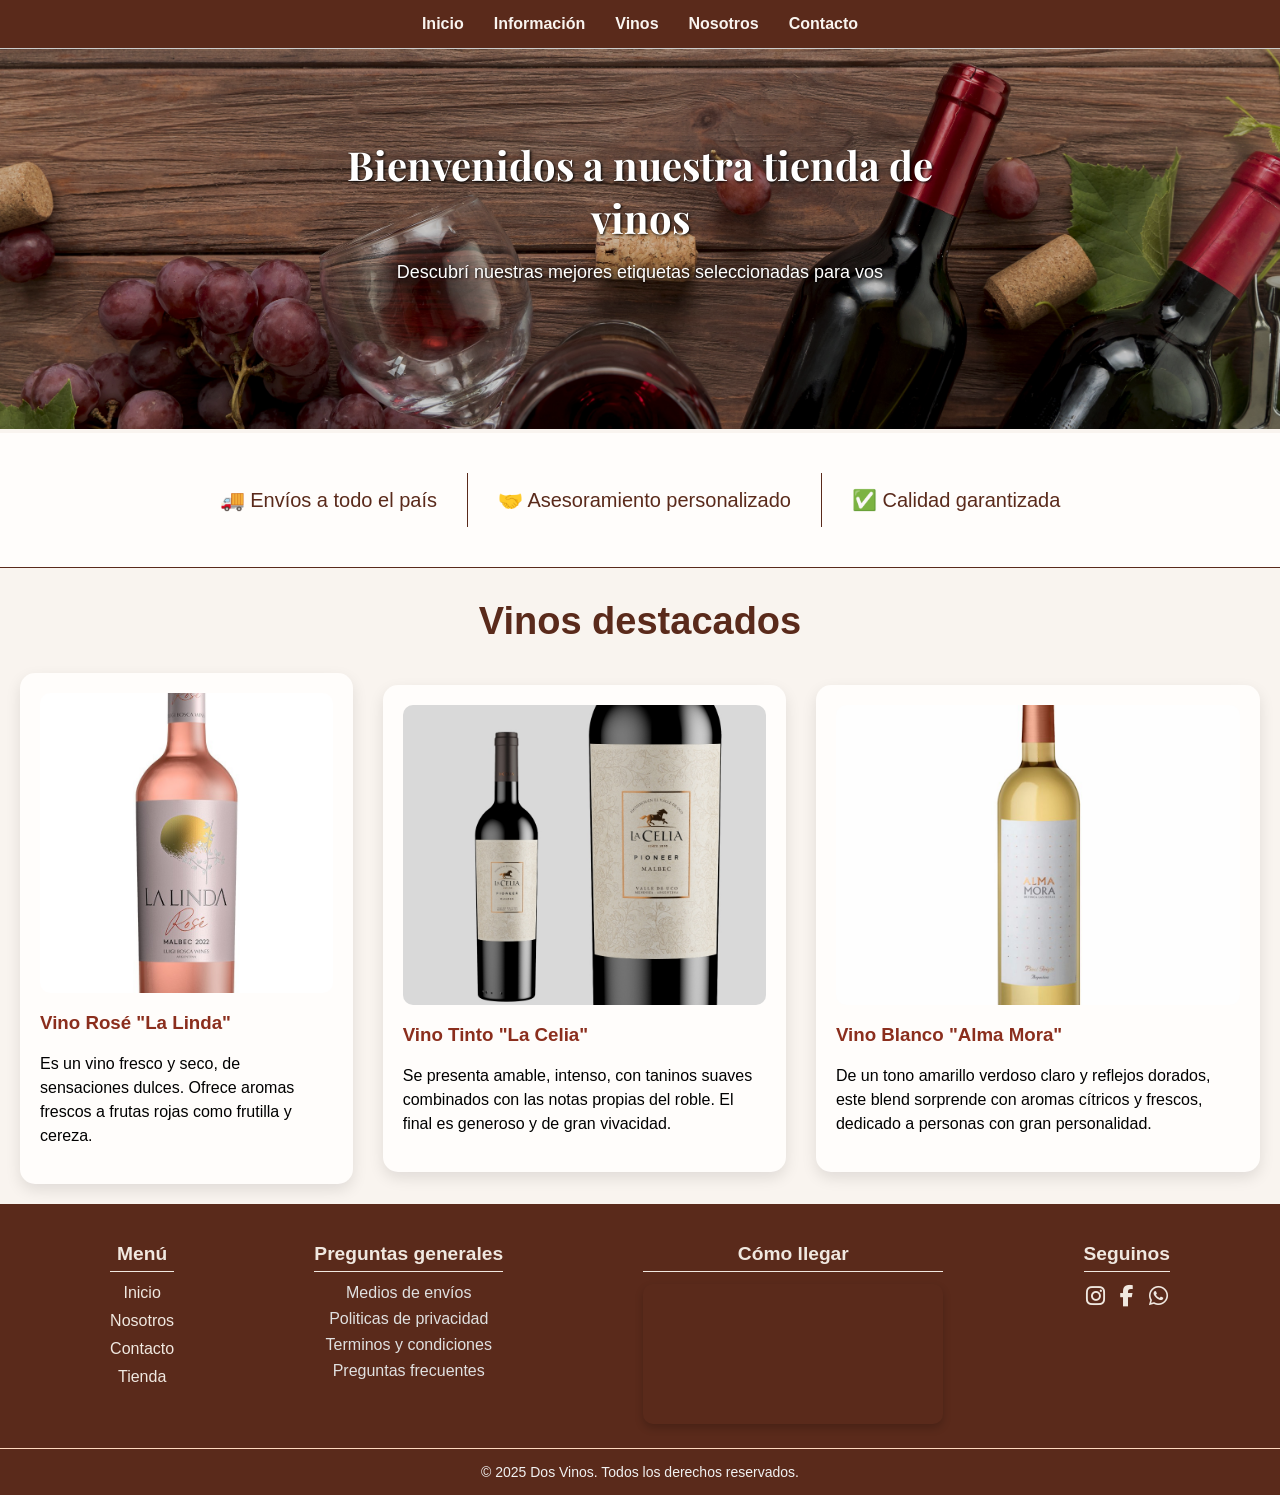
<file: index.html>
<!DOCTYPE html>
<html lang="es">
<head>
  <meta charset="UTF-8">
  <meta name="viewport" content="width=device-width, initial-scale=1">
  <title>Inicio | Tienda de Vinos</title>
  <link rel="stylesheet" href="index.css">
  <link rel="stylesheet" href="https://cdnjs.cloudflare.com/ajax/libs/animate.css/4.1.1/animate.min.css" />
  <link rel="stylesheet" href="https://cdnjs.cloudflare.com/ajax/libs/font-awesome/6.5.0/css/all.min.css">
</head>

<body>
  <nav class="navegacion">
    <ul>
      <li><a href="index.html">Inicio</a></li>
      <li><a href="info.html">Información</a></li>
      <li><a href="vinos.html">Vinos</a></li>
      <li><a href="nosotros.html">Nosotros</a></li>
      <li><a href="contacto.html">Contacto</a></li>
    </ul>
  </nav>

  <main>
    <section class="hero">
      <img src="./IMG/portada1.jpg" alt="Imagen de portada">
      <div class="hero-texto">
        <h1 class="animate__animated animate__zoomIn">Bienvenidos a nuestra tienda de vinos</h1>
        <p>Descubrí nuestras mejores etiquetas seleccionadas para vos</p>
      </div>
    </section>

      <section class="info">
      <ul>
        <li>🚚 Envíos a todo el país</li>
        <li>🤝 Asesoramiento personalizado</li>
        <li>✅ Calidad garantizada</li>
      </ul>
    </section>

    <section class="destacados">
      <h2>Vinos destacados</h2>
      <div class="productos-container">
        <div class="productos-1">
          <img src="./IMG/vino la linda.jpeg" alt="vinolalinda">
          <h3>Vino Rosé "La Linda"</h3>
          <p>Es un vino fresco y seco, de sensaciones dulces. Ofrece aromas frescos a frutas rojas como frutilla y cereza.</p>
        </div>
        <div class="productos-2">
          <img src="./IMG/vino celia.jpg" alt="vinocelia">
          <h3>Vino Tinto "La Celia"</h3>
          <p>Se presenta amable, intenso, con taninos suaves combinados con las notas propias del roble. El final es generoso y de gran vivacidad.</p>
        </div>
        <div class="productos-3">
          <img src="./IMG/vino almamora.jpg" alt="vinoalmamora">
          <h3>Vino Blanco "Alma Mora"</h3>
          <p>De un tono amarillo verdoso claro y reflejos dorados, este blend sorprende con aromas cítricos y frescos, dedicado a personas con gran personalidad.</p>
        </div>
      </div>
    </section>
  </main>

  <footer>
    <div class="footer-container">
      <div class="footer-section">
        <h3>Menú</h3>
        <ul class="footer-menu">
          <li><a href="index.html">Inicio</a></li>
          <li><a href="nosotros.html">Nosotros</a></li>
          <li><a href="contacto.html">Contacto</a></li>
          <li><a href="#">Tienda</a></li>
        </ul>
      </div>

    <div class="footer-section">
        <h3>Preguntas generales</h3>
        <ul class="preguntas">
           <li>Medios de envíos</li>
           <li>Politicas de privacidad</li>
           <li>Terminos y condiciones</li>
           <li>Preguntas frecuentes</li>
      </ul>
      </div>

      <div class="footer-section">
        <h3>Cómo llegar</h3>
        <iframe src="https://www.google.com/maps/embed?pb=!1m14!1m8!1m3!1d12410.710172752079!2d-68.0798748!3d-38.9541944!3m2!1i1024!2i768!4f13.1!3m3!1m2!1s0x960a33ce779a5b9d%3A0x1c81c39fc1c87424!2sPortento!5e0!3m2!1ses-419!2sar!4v1746203794445!5m2!1ses-419!2sar" frameborder="0" allowfullscreen="" loading="lazy"></iframe>
      </div>

      <div class="footer-section">
        <h3>Seguinos</h3>
        <div class="social-icons">
          <a href="https://instagram.com" target="_blank" aria-label="Instagram"><i class="fab fa-instagram"></i></a>
          <a href="https://facebook.com" target="_blank" aria-label="Facebook"><i class="fab fa-facebook-f"></i></a>
          <a href="https://wa.me/549XXXXXXXXXX" target="_blank" aria-label="WhatsApp"><i class="fab fa-whatsapp"></i></a>
        </div>
      </div>
    </div>
  </footer>
  <script src="./main.js"></script>
  <div class="copyright">
  &copy; 2025 Dos Vinos. Todos los derechos reservados.
  </div>
</body>
</html>
</file>
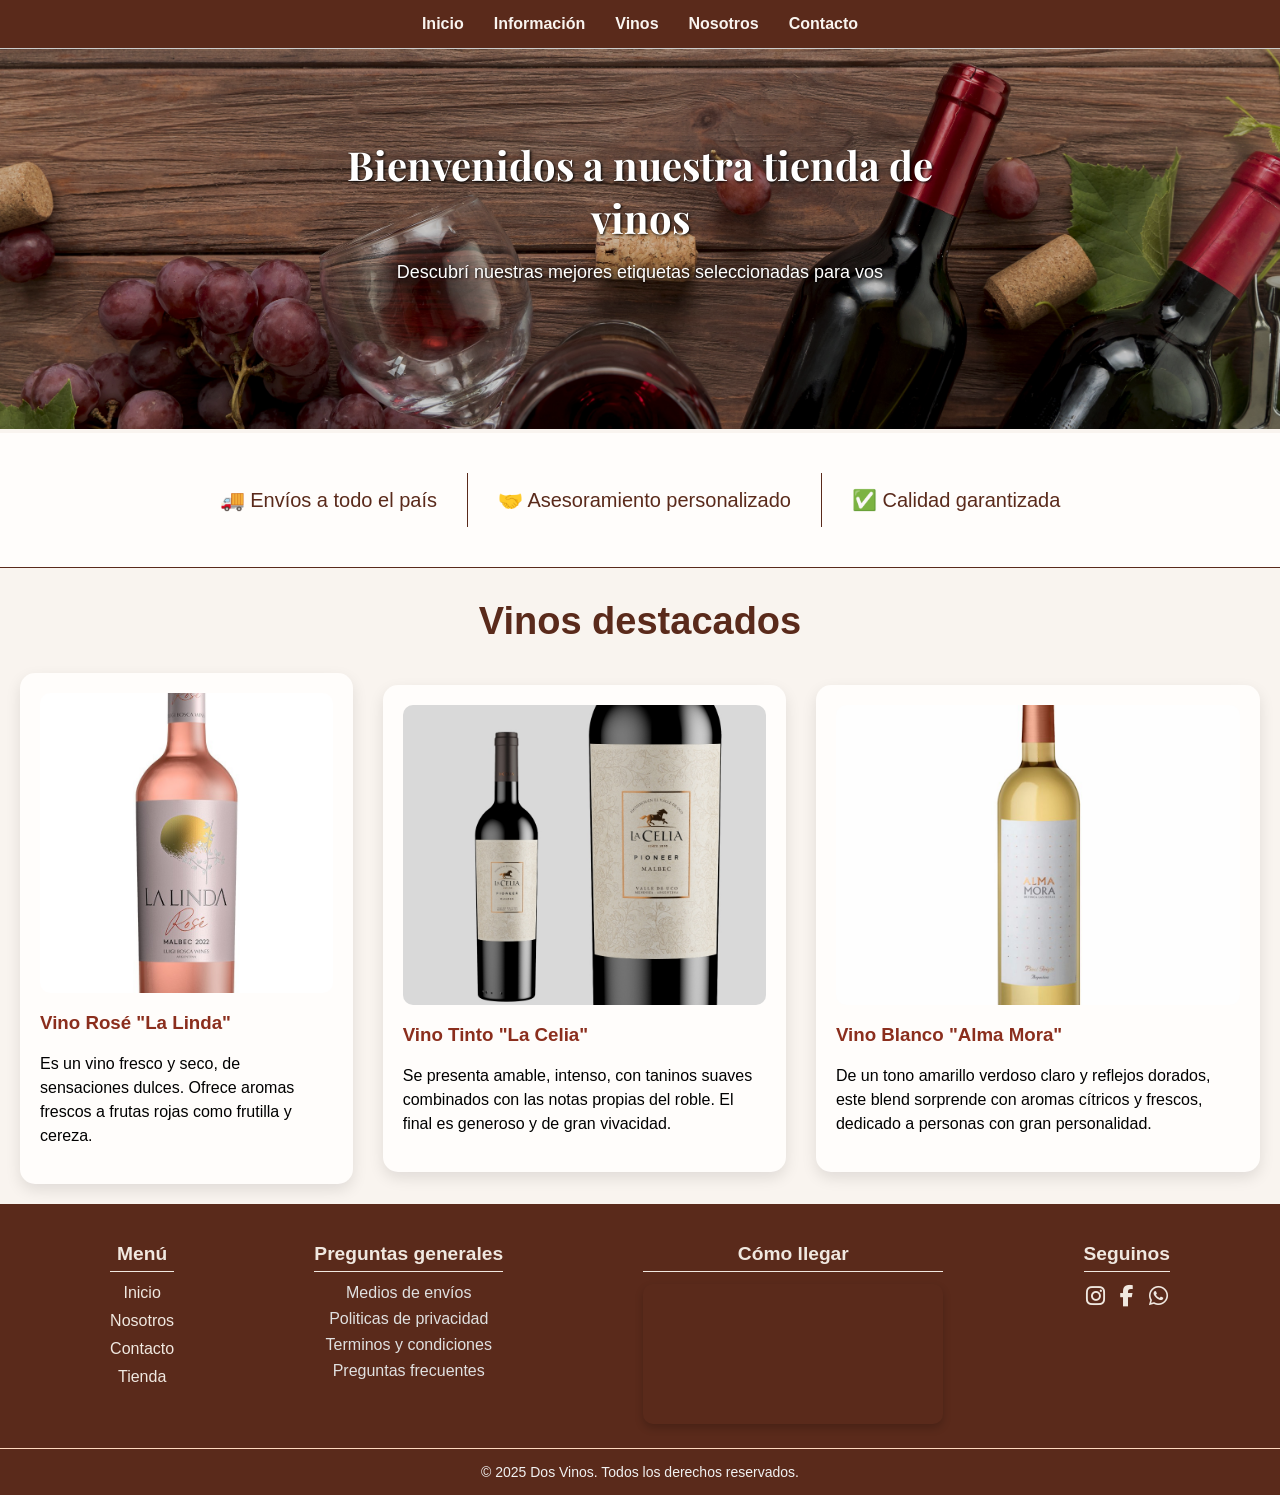
<file: pagina2/index.html>
<!DOCTYPE html>
<html lang="es">
<head>
  <meta charset="UTF-8">
  <meta name="viewport" content="width=device-width, initial-scale=1">
  <title>Inicio | Tienda de Vinos</title>
  <link rel="stylesheet" href="index.css">
  <link rel="stylesheet" href="https://cdnjs.cloudflare.com/ajax/libs/animate.css/4.1.1/animate.min.css" />
  <link rel="stylesheet" href="https://cdnjs.cloudflare.com/ajax/libs/font-awesome/6.5.0/css/all.min.css">
</head>

<body>
  <nav class="navegacion">
    <ul>
      <li><a href="index.html">Inicio</a></li>
      <li><a href="info.html">Información</a></li>
      <li><a href="vinos.html">Vinos</a></li>
      <li><a href="nosotros.html">Nosotros</a></li>
      <li><a href="contacto.html">Contacto</a></li>
    </ul>
  </nav>

  <main>
    <section class="hero">
      <img src="../pagina2/IMG/portada1.jpg" alt="Imagen de portada">
      <div class="hero-texto">
        <h1 class="animate__animated animate__zoomIn">Bienvenidos a nuestra tienda de vinos</h1>
        <p>Descubrí nuestras mejores etiquetas seleccionadas para vos</p>
      </div>
    </section>

      <section class="info">
      <ul>
        <li>🚚 Envíos a todo el país</li>
        <li>🤝 Asesoramiento personalizado</li>
        <li>✅ Calidad garantizada</li>
      </ul>
    </section>

    <section class="destacados">
      <h2>Vinos destacados</h2>
      <div class="productos-container">
        <div class="productos-1">
          <img src="../pagina2/IMG/vino la linda.jpeg" alt="vinolalinda">
          <h3>Vino Rosé "La Linda"</h3>
          <p>Es un vino fresco y seco, de sensaciones dulces. Ofrece aromas frescos a frutas rojas como frutilla y cereza.</p>
        </div>
        <div class="productos-2">
          <img src="../pagina2/IMG/vino celia.jpg" alt="vinocelia">
          <h3>Vino Tinto "La Celia"</h3>
          <p>Se presenta amable, intenso, con taninos suaves combinados con las notas propias del roble. El final es generoso y de gran vivacidad.</p>
        </div>
        <div class="productos-3">
          <img src="../pagina2/IMG/vino almamora.jpg" alt="vinoalmamora">
          <h3>Vino Blanco "Alma Mora"</h3>
          <p>De un tono amarillo verdoso claro y reflejos dorados, este blend sorprende con aromas cítricos y frescos, dedicado a personas con gran personalidad.</p>
        </div>
      </div>
    </section>
  </main>

  <footer>
    <div class="footer-container">
      <div class="footer-section">
        <h3>Menú</h3>
        <ul class="footer-menu">
          <li><a href="index.html">Inicio</a></li>
          <li><a href="nosotros.html">Nosotros</a></li>
          <li><a href="contacto.html">Contacto</a></li>
          <li><a href="#">Tienda</a></li>
        </ul>
      </div>

    <div class="footer-section">
        <h3>Preguntas generales</h3>
        <ul class="preguntas">
           <li>Medios de envíos</li>
           <li>Politicas de privacidad</li>
           <li>Terminos y condiciones</li>
           <li>Preguntas frecuentes</li>
      </ul>
      </div>

      <div class="footer-section">
        <h3>Cómo llegar</h3>
        <iframe src="https://www.google.com/maps/embed?pb=!1m14!1m8!1m3!1d12410.710172752079!2d-68.0798748!3d-38.9541944!3m2!1i1024!2i768!4f13.1!3m3!1m2!1s0x960a33ce779a5b9d%3A0x1c81c39fc1c87424!2sPortento!5e0!3m2!1ses-419!2sar!4v1746203794445!5m2!1ses-419!2sar" frameborder="0" allowfullscreen="" loading="lazy"></iframe>
      </div>

      <div class="footer-section">
        <h3>Seguinos</h3>
        <div class="social-icons">
          <a href="https://instagram.com" target="_blank" aria-label="Instagram"><i class="fab fa-instagram"></i></a>
          <a href="https://facebook.com" target="_blank" aria-label="Facebook"><i class="fab fa-facebook-f"></i></a>
          <a href="https://wa.me/549XXXXXXXXXX" target="_blank" aria-label="WhatsApp"><i class="fab fa-whatsapp"></i></a>
        </div>
      </div>
    </div>
  </footer>
  <script src="./main.js"></script>
  <div class="copyright">
  &copy; 2025 Dos Vinos. Todos los derechos reservados.
  </div>
</body>
</html>
</file>
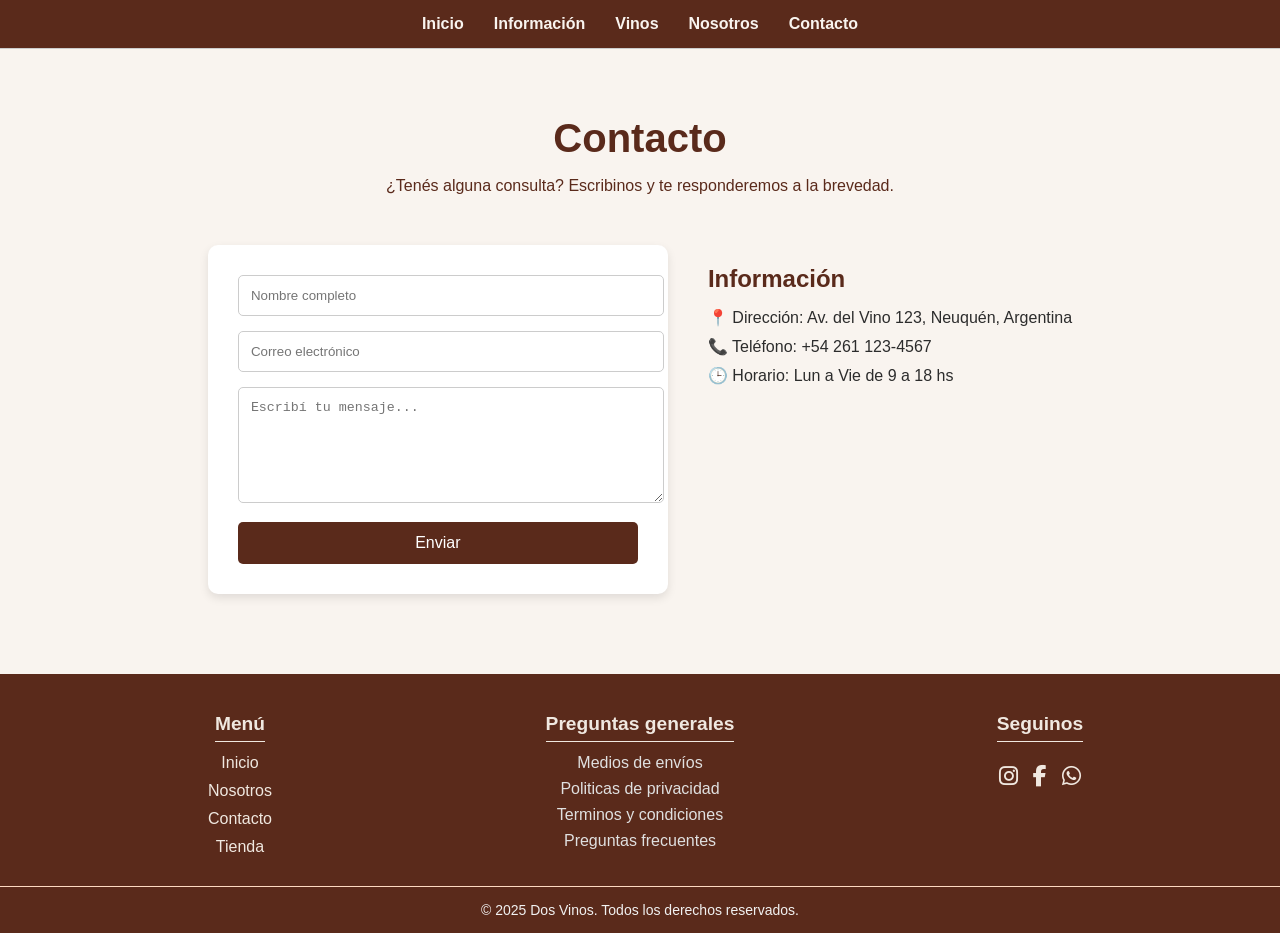
<file: contacto.html>
<!DOCTYPE html>
<html lang="es">
<head>
  <meta charset="UTF-8">
  <meta name="viewport" content="width=device-width, initial-scale=1">
  <title>Contacto | Tienda de Vinos</title>
  <link rel="stylesheet" href="contacto.css">
  <link rel="stylesheet" href="https://cdnjs.cloudflare.com/ajax/libs/font-awesome/6.5.0/css/all.min.css">
</head>
<body>
  <nav class="navegacion">
    <ul>
    <li><a href="index.html">Inicio</a></li>
    <li><a href="info.html">Información</a></li>
    <li><a href="vinos.html">Vinos</a></li>
    <li><a href="nosotros.html">Nosotros</a></li>
    <li><a href="contacto.html">Contacto</a></li>
    </ul>
  </nav>

  <main class="contacto">
    <h1>Contacto</h1>
    <p class="duda"> ¿Tenés alguna consulta? Escribinos y te responderemos a la brevedad.</p>

    <div class="contacto-container">
      <form class="formulario">
        <input type="text" name="nombre" placeholder="Nombre completo" required>
        <input type="email" name="email" placeholder="Correo electrónico" required>
        <textarea name="mensaje" placeholder="Escribí tu mensaje..." rows="6" required></textarea>
        <button type="submit">Enviar</button>
      </form>

      <div class="info-contacto">
      <h2>Información</h2>
      <p>📍 Dirección: Av. del Vino 123, Neuquén, Argentina</p>
      <p>📞 Teléfono: +54 261 123-4567</p>
      <p>🕒 Horario: Lun a Vie de 9 a 18 hs</p>
      <iframe src="https://www.google.com/maps/embed?pb=!1m14!1m8!1m3!1d12410.710172752079!2d-68.0798748!3d-38.9541944!3m2!1i1024!2i768!4f13.1!3m3!1m2!1s0x960a33ce779a5b9d%3A0x1c81c39fc1c87424!2sPortento!5e0!3m2!1ses-419!2sar!4v1746203794445!5m2!1ses-419!2sar" frameborder="0"></iframe>
      </div>
    </div>
  </main>
  
   <footer>
    <div class="footer-container">
      <div class="footer-section">
        <h3>Menú</h3>
        <ul class="footer-menu">
          <li><a href="index.html">Inicio</a></li>
          <li><a href="nosotros.html">Nosotros</a></li>
          <li><a href="contacto.html">Contacto</a></li>
          <li><a href="#">Tienda</a></li>
        </ul>
      </div>

    <div class="footer-section">
        <h3>Preguntas generales</h3>
        <ul class="preguntas">
           <li>Medios de envíos</li>
           <li>Politicas de privacidad</li>
           <li>Terminos y condiciones</li>
           <li>Preguntas frecuentes</li>
      </ul>
      </div>

      <div class="footer-section">
        <h3>Seguinos</h3>
        <div class="social-icons">
          <a href="https://instagram.com" target="_blank" aria-label="Instagram"><i class="fab fa-instagram"></i></a>
          <a href="https://facebook.com" target="_blank" aria-label="Facebook"><i class="fab fa-facebook-f"></i></a>
          <a href="https://wa.me/549XXXXXXXXXX" target="_blank" aria-label="WhatsApp"><i class="fab fa-whatsapp"></i></a>
        </div>
      </div>
    </div>
  </footer>
  <div class="copyright">
  &copy; 2025 Dos Vinos. Todos los derechos reservados.
  </div>
</body>
</html>
</file>
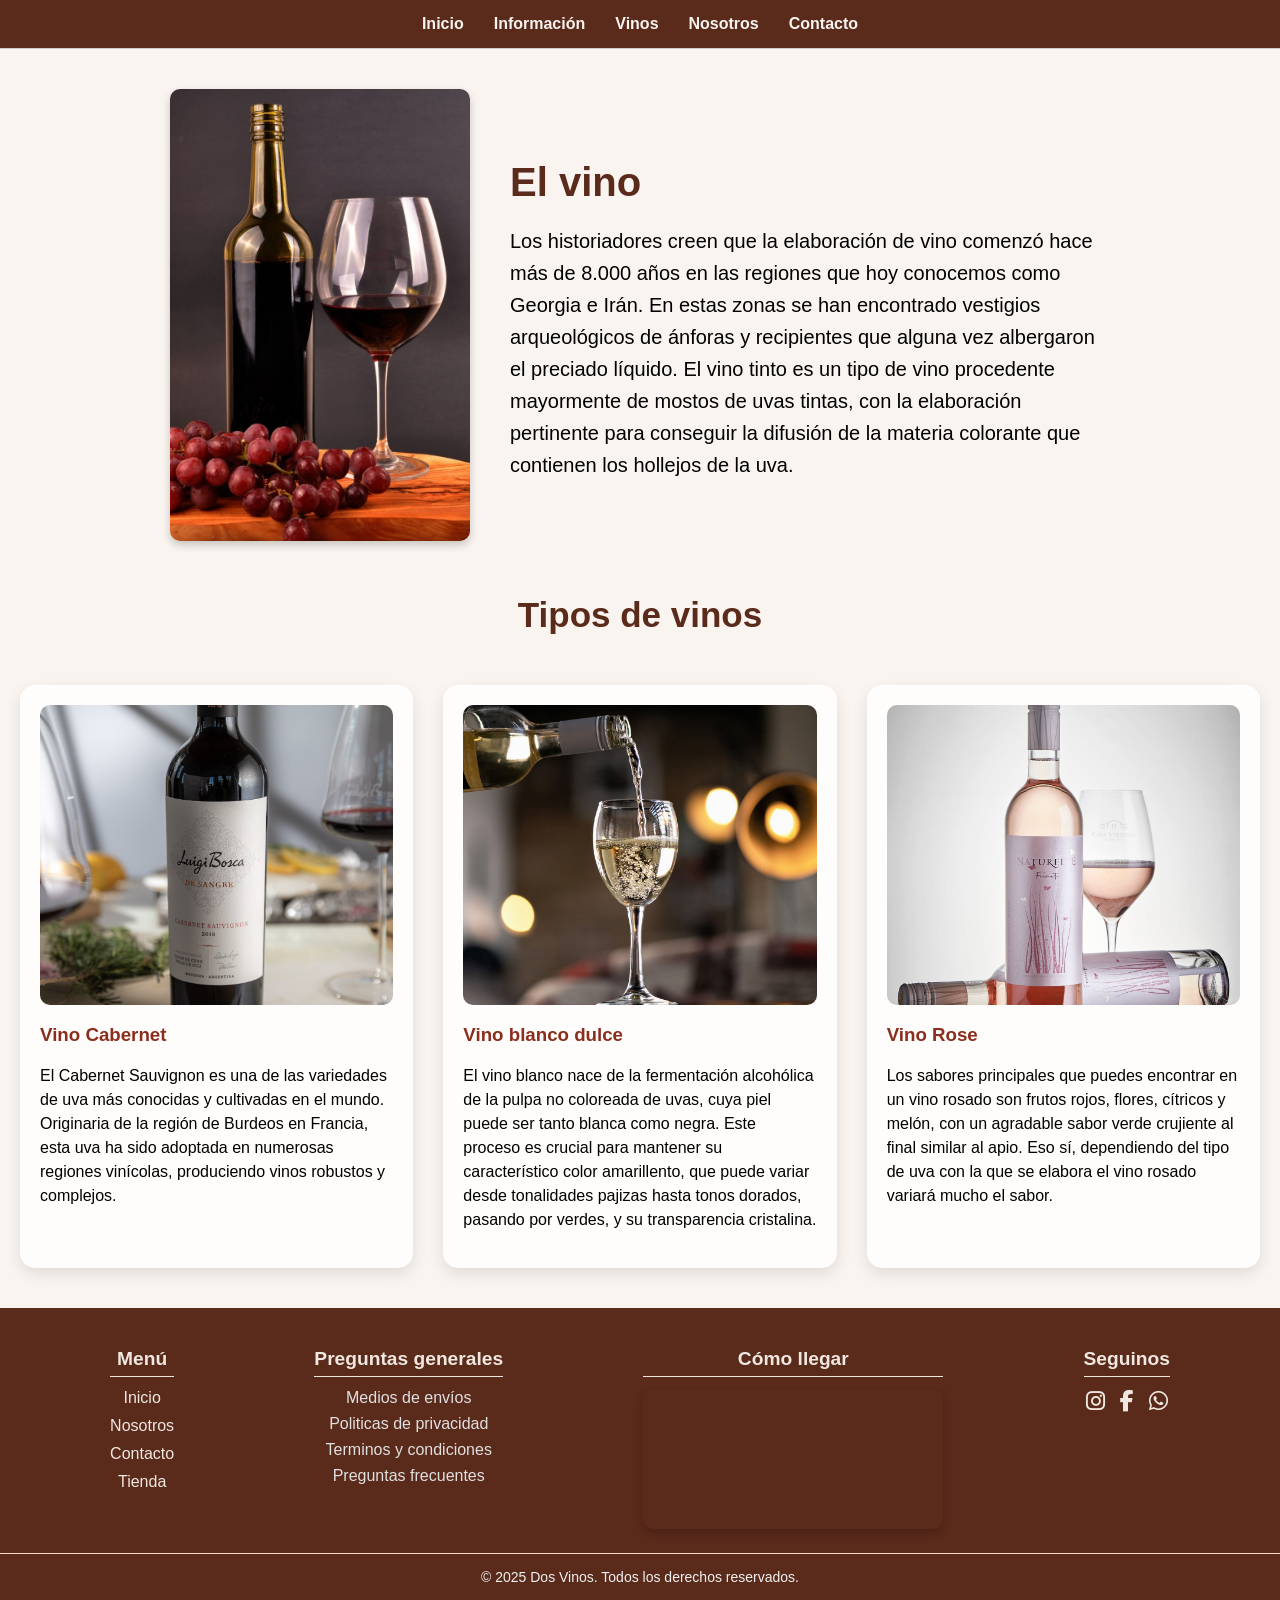
<file: info.html>
<!DOCTYPE html>
<html lang="en">
<head>
  <meta charset="UTF-8">
  <meta name="viewport" content="width=device-width, initial-scale=1.0">
  <title>Document</title>
  <link rel="stylesheet" href="info.css">
  <link rel="stylesheet" href="https://cdnjs.cloudflare.com/ajax/libs/font-awesome/6.5.0/css/all.min.css">
</head>
<body>

<nav class="navegacion">
  <ul>
  <li><a href="index.html">Inicio</a></li>
  <li><a href="info.html">Información</a></li>
  <li><a href="vinos.html">Vinos</a></li>
  <li><a href="nosotros.html">Nosotros</a></li>
  <li><a href="contacto.html">Contacto</a></li>
  </ul>
  </nav>

  <main>
    <div class="container-padre">
    <div class="hijo-1">
    <img src="./IMG/imagenvino.jpg" alt="imagenvino"> 
    </div>
    <div class="hijo-2">
    <h1>El vino</h1>
    <p class="descripcion">Los historiadores creen que la elaboración de vino comenzó hace más de 8.000 años en las regiones que hoy conocemos como Georgia e Irán. En estas zonas se han encontrado vestigios arqueológicos de ánforas y recipientes que alguna vez albergaron el preciado líquido. El vino tinto es un tipo de vino procedente mayormente de mostos de uvas tintas, con la elaboración pertinente para conseguir la difusión de la materia colorante que contienen los hollejos de la uva.</p>
    </div>
    </div>
  <h2 class="titulomedio">Tipos de vinos</h2>
  <div class="productos-container">
  <div class="productos-1">
  <img src="./IMG/cabsab-02.png" alt="Vino Cabernet ">
  <h3>Vino Cabernet</h3>
  <p class="descripcion">El Cabernet Sauvignon es una de las variedades de uva más conocidas y cultivadas en el mundo. Originaria de la región de Burdeos en Francia, esta uva ha sido adoptada en numerosas regiones vinícolas, produciendo vinos robustos y complejos.</p>
  </div>

  <div class="productos-2">
  <img src="./IMG/8a7540c94a5af0a46e589147b30a529b.jpg" alt="Vino blanco">
  <h3>Vino blanco dulce</h3>
  <p class="descripcion"> El vino blanco nace de la fermentación alcohólica de la pulpa no coloreada de uvas, cuya piel puede ser tanto blanca como negra. Este proceso es crucial para mantener su característico color amarillento, que puede variar desde tonalidades pajizas hasta tonos dorados, pasando por verdes, y su transparencia cristalina.</p>
  </div>
  <div class="productos-3">
  <img src="./IMG/vino rosa.jpg" alt="Vino Rosa">
  <h3>Vino Rose</h3>      
  <p class="descripcion">Los sabores principales que puedes encontrar en un vino rosado son frutos rojos, flores, cítricos y melón, con un agradable sabor verde crujiente al final similar al apio. Eso sí, dependiendo del tipo de uva con la que se elabora el vino rosado variará mucho el sabor.</p>
  </div>
</main>
  
  <footer>
    <div class="footer-container">
      <div class="footer-section">
        <h3>Menú</h3>
        <ul class="footer-menu">
          <li><a href="index.html">Inicio</a></li>
          <li><a href="nosotros.html">Nosotros</a></li>
          <li><a href="contacto.html">Contacto</a></li>
          <li><a href="#">Tienda</a></li>
        </ul>
      </div>

    <div class="footer-section">
        <h3>Preguntas generales</h3>
        <ul class="preguntas">
           <li>Medios de envíos</li>
           <li>Politicas de privacidad</li>
           <li>Terminos y condiciones</li>
           <li>Preguntas frecuentes</li>
      </ul>
      </div>

      <div class="footer-section">
        <h3>Cómo llegar</h3>
        <iframe src="https://www.google.com/maps/embed?pb=!1m14!1m8!1m3!1d12410.710172752079!2d-68.0798748!3d-38.9541944!3m2!1i1024!2i768!4f13.1!3m3!1m2!1s0x960a33ce779a5b9d%3A0x1c81c39fc1c87424!2sPortento!5e0!3m2!1ses-419!2sar!4v1746203794445!5m2!1ses-419!2sar" frameborder="0" allowfullscreen="" loading="lazy"></iframe>
      </div>

      <div class="footer-section">
        <h3>Seguinos</h3>
        <div class="social-icons">
          <a href="https://instagram.com" target="_blank" aria-label="Instagram"><i class="fab fa-instagram"></i></a>
          <a href="https://facebook.com" target="_blank" aria-label="Facebook"><i class="fab fa-facebook-f"></i></a>
          <a href="https://wa.me/549XXXXXXXXXX" target="_blank" aria-label="WhatsApp"><i class="fab fa-whatsapp"></i></a>
        </div>
      </div>
    </div>
  </footer>
   <div class="copyright">
  &copy; 2025 Dos Vinos. Todos los derechos reservados.
  </div>
</body>
</html>
</file>
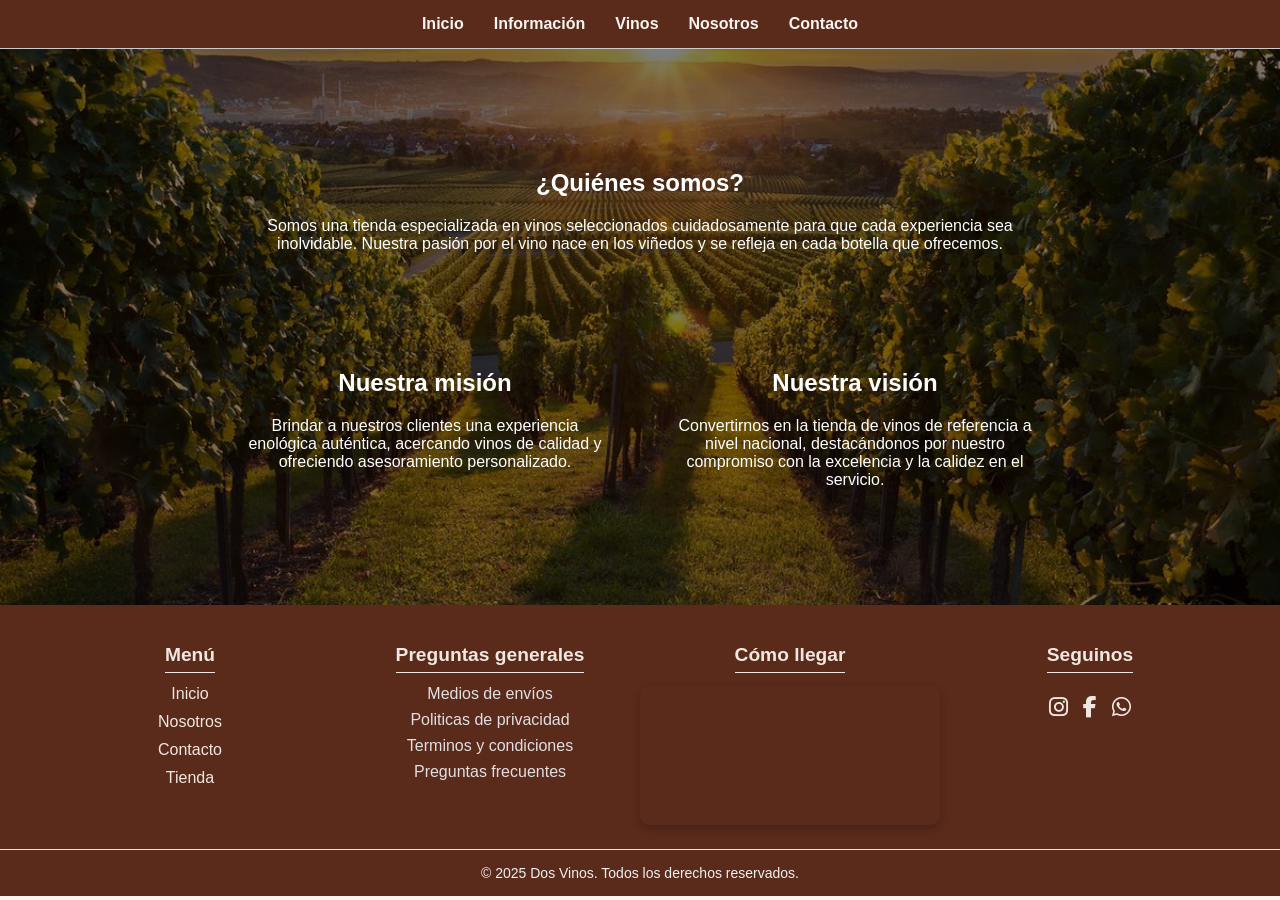
<file: nosotros.html>
<!DOCTYPE html>
<html lang="es">
<head>
  <meta charset="UTF-8">
  <meta name="viewport" content="width=device-width, initial-scale=1">
  <title>Nosotros | Tienda de Vinos</title>
  <link rel="stylesheet" href="nosotros.css">
  <link rel="stylesheet" href="https://cdnjs.cloudflare.com/ajax/libs/font-awesome/6.5.0/css/all.min.css">
  <link rel="stylesheet" href="https://cdnjs.cloudflare.com/ajax/libs/animate.css/4.1.1/animate.min.css"/>
</head>
<body>

  <nav class="navegacion">
    <ul>
      <li><a href="index.html">Inicio</a></li>
      <li><a href="info.html">Información</a></li>
      <li><a href="vinos.html">Vinos</a></li>
      <li><a href="nosotros.html">Nosotros</a></li>
      <li><a href="contacto.html">Contacto</a></li>

    </ul>
  </nav>
</header>

 <main>
 <section class="fondo-vinedos">
  <div class="quienes-somos">
  <h2 class="animate__animated animate__flipInX">¿Quiénes somos?</h2>
  <p>Somos una tienda especializada en vinos seleccionados cuidadosamente para que cada experiencia sea inolvidable. Nuestra pasión por el vino nace en los viñedos y se refleja en cada botella que ofrecemos.</p>
  </div>
  <div class="mision-vision">
    <div class="mision">
    <h2 class="animate__animated animate__flipInX">Nuestra misión</h2>
    <p>Brindar a nuestros clientes una experiencia enológica auténtica, acercando vinos de calidad y ofreciendo asesoramiento personalizado.</p>
    </div>
    <div class="vision">
    <h2 class="animate__animated animate__flipInX">Nuestra visión</h2>
    <p> Convertirnos en la tienda de vinos de referencia a nivel nacional, destacándonos por nuestro compromiso con la excelencia y la calidez en el servicio.</p>
    </div>
  </div>
</section>
</main>


<footer>
    <div class="footer-container">
      <div class="footer-section">
        <h3>Menú</h3>
        <ul class="footer-menu">
          <li><a href="index.html">Inicio</a></li>
          <li><a href="nosotros.html">Nosotros</a></li>
          <li><a href="contacto.html">Contacto</a></li>
          <li><a href="#">Tienda</a></li>
        </ul>
      </div>

    <div class="footer-section">
        <h3>Preguntas generales</h3>
        <ul class="preguntas">
           <li>Medios de envíos</li>
           <li>Politicas de privacidad</li>
           <li>Terminos y condiciones</li>
           <li>Preguntas frecuentes</li>
      </ul>
      </div>

      <div class="footer-section">
        <h3>Cómo llegar</h3>
        <iframe src="https://www.google.com/maps/embed?pb=!1m14!1m8!1m3!1d12410.710172752079!2d-68.0798748!3d-38.9541944!3m2!1i1024!2i768!4f13.1!3m3!1m2!1s0x960a33ce779a5b9d%3A0x1c81c39fc1c87424!2sPortento!5e0!3m2!1ses-419!2sar!4v1746203794445!5m2!1ses-419!2sar" frameborder="0" allowfullscreen="" loading="lazy"></iframe>
      </div>

      <div class="footer-section">
        <h3>Seguinos</h3>
        <div class="social-icons">
          <a href="https://instagram.com" target="_blank" aria-label="Instagram"><i class="fab fa-instagram"></i></a>
          <a href="https://facebook.com" target="_blank" aria-label="Facebook"><i class="fab fa-facebook-f"></i></a>
          <a href="https://wa.me/549XXXXXXXXXX" target="_blank" aria-label="WhatsApp"><i class="fab fa-whatsapp"></i></a>
        </div>
      </div>
    </div>
  </footer>
  <div class="copyright">
  &copy; 2025 Dos Vinos. Todos los derechos reservados.
  </div>
</body>
</html>
</file>
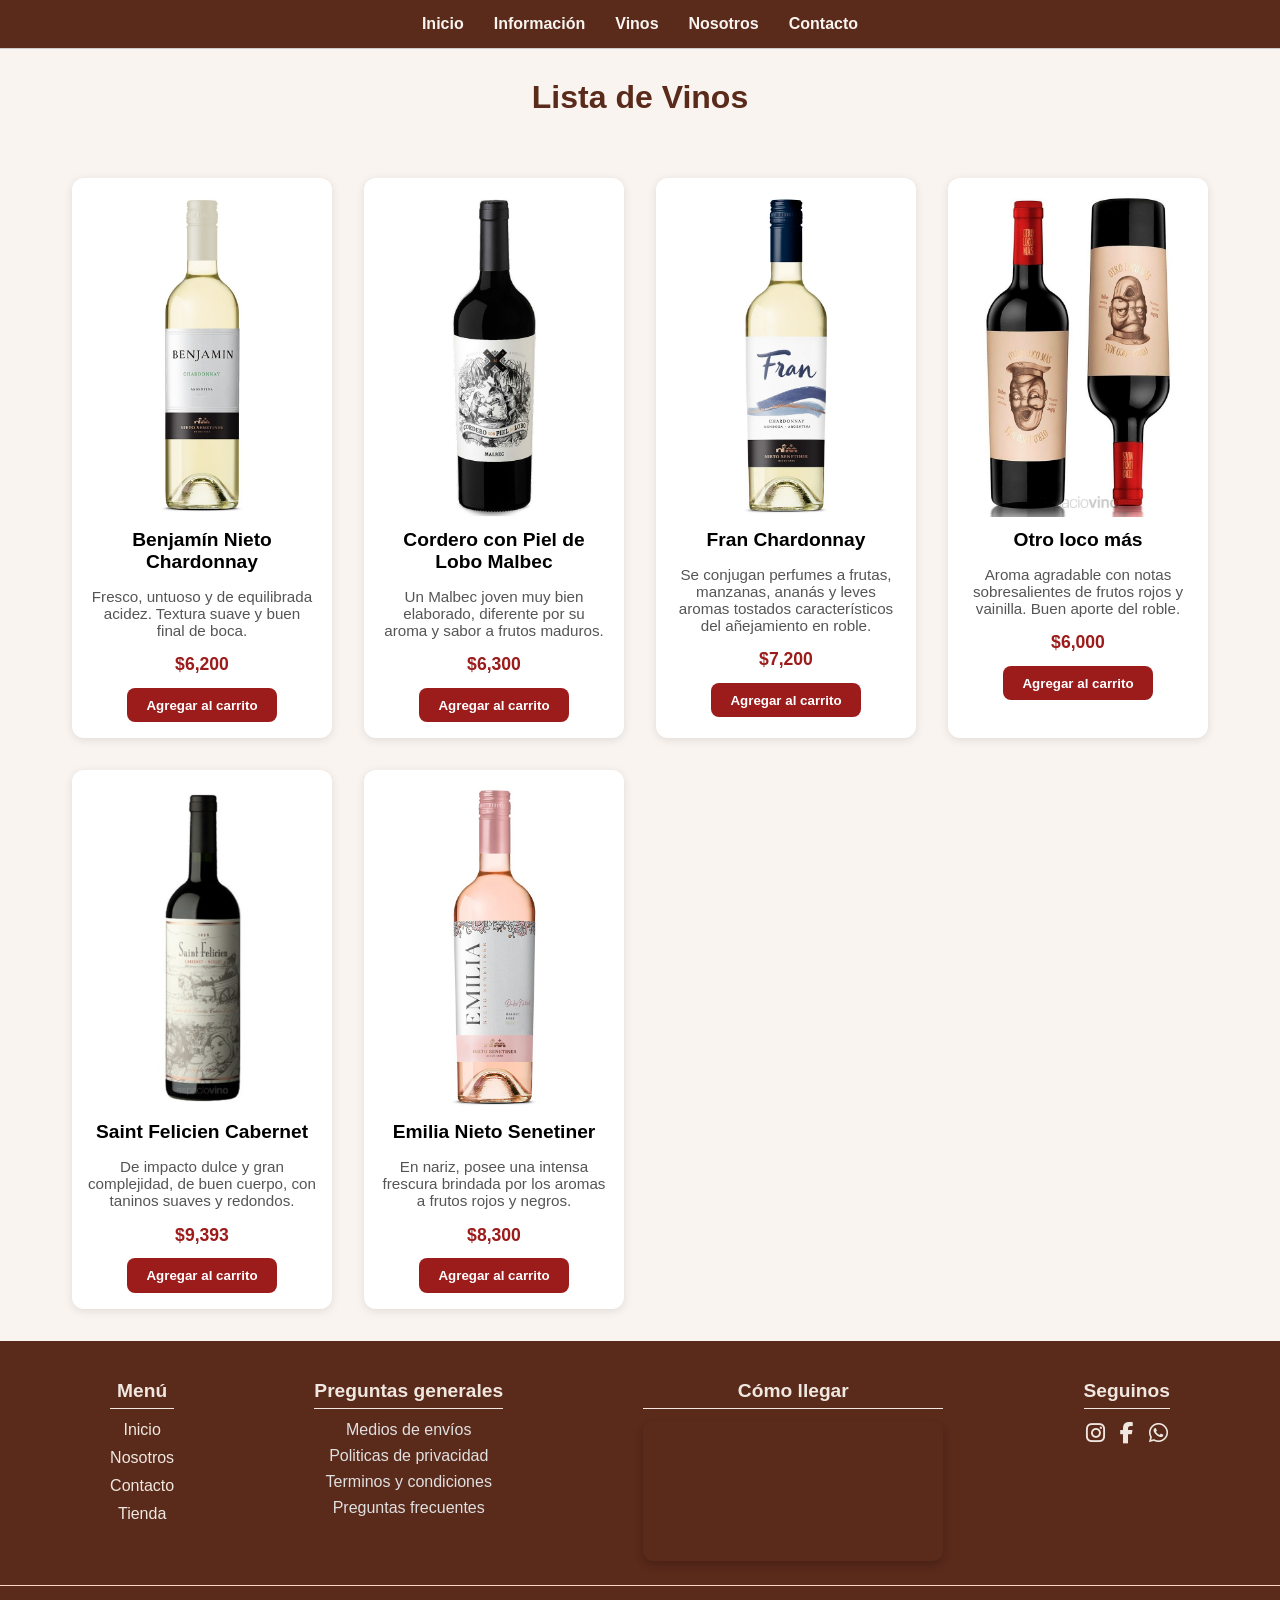
<file: vinos.html>
<!DOCTYPE html>
<html lang="en">
<head>
    <meta charset="UTF-8">
    <meta name="viewport" content="width=device-width, initial-scale=1.0">
    <title>Document</title>
    <link rel="stylesheet" href="vinos.css">
    <link rel="stylesheet" href="https://cdnjs.cloudflare.com/ajax/libs/animate.css/4.1.1/animate.min.css" />
    <link rel="stylesheet" href="https://cdnjs.cloudflare.com/ajax/libs/font-awesome/6.5.0/css/all.min.css">
  </head>
  <body>

  <nav class="navegacion">
    <ul>
    <li><a href="index.html">Inicio</a></li>
    <li><a href="info.html">Información</a></li>
    <li><a href="vinos.html">Vinos</a></li>
    <li><a href="nosotros.html">Nosotros</a></li>
    <li><a href="contacto.html">Contacto</a></li>
    </ul>
  </nav>

  <h1 class="titulo-vino">Lista de Vinos</h1>
  <div id="contenedor-vinos"></div>
  
  <footer>
    <div class="footer-container">
      <div class="footer-section">
        <h3>Menú</h3>
        <ul class="footer-menu">
          <li><a href="index.html">Inicio</a></li>
          <li><a href="nosotros.html">Nosotros</a></li>
          <li><a href="contacto.html">Contacto</a></li>
          <li><a href="#">Tienda</a></li>
        </ul>
      </div>

    <div class="footer-section">
        <h3>Preguntas generales</h3>
        <ul class="preguntas">
           <li>Medios de envíos</li>
           <li>Politicas de privacidad</li>
           <li>Terminos y condiciones</li>
           <li>Preguntas frecuentes</li>
      </ul>
      </div>

      <div class="footer-section">
        <h3>Cómo llegar</h3>
        <iframe src="https://www.google.com/maps/embed?pb=!1m14!1m8!1m3!1d12410.710172752079!2d-68.0798748!3d-38.9541944!3m2!1i1024!2i768!4f13.1!3m3!1m2!1s0x960a33ce779a5b9d%3A0x1c81c39fc1c87424!2sPortento!5e0!3m2!1ses-419!2sar!4v1746203794445!5m2!1ses-419!2sar" frameborder="0" allowfullscreen="" loading="lazy"></iframe>
      </div>

      <div class="footer-section">
        <h3>Seguinos</h3>
        <div class="social-icons">
          <a href="https://instagram.com" target="_blank" aria-label="Instagram"><i class="fab fa-instagram"></i></a>
          <a href="https://facebook.com" target="_blank" aria-label="Facebook"><i class="fab fa-facebook-f"></i></a>
          <a href="https://wa.me/549XXXXXXXXXX" target="_blank" aria-label="WhatsApp"><i class="fab fa-whatsapp"></i></a>
        </div>
      </div>
    </div>
  </footer>
  <script src="./main.js"></script>
  <div class="copyright">
  &copy; 2025 Dos Vinos. Todos los derechos reservados.
  </div>
</body>
</html>
</file>
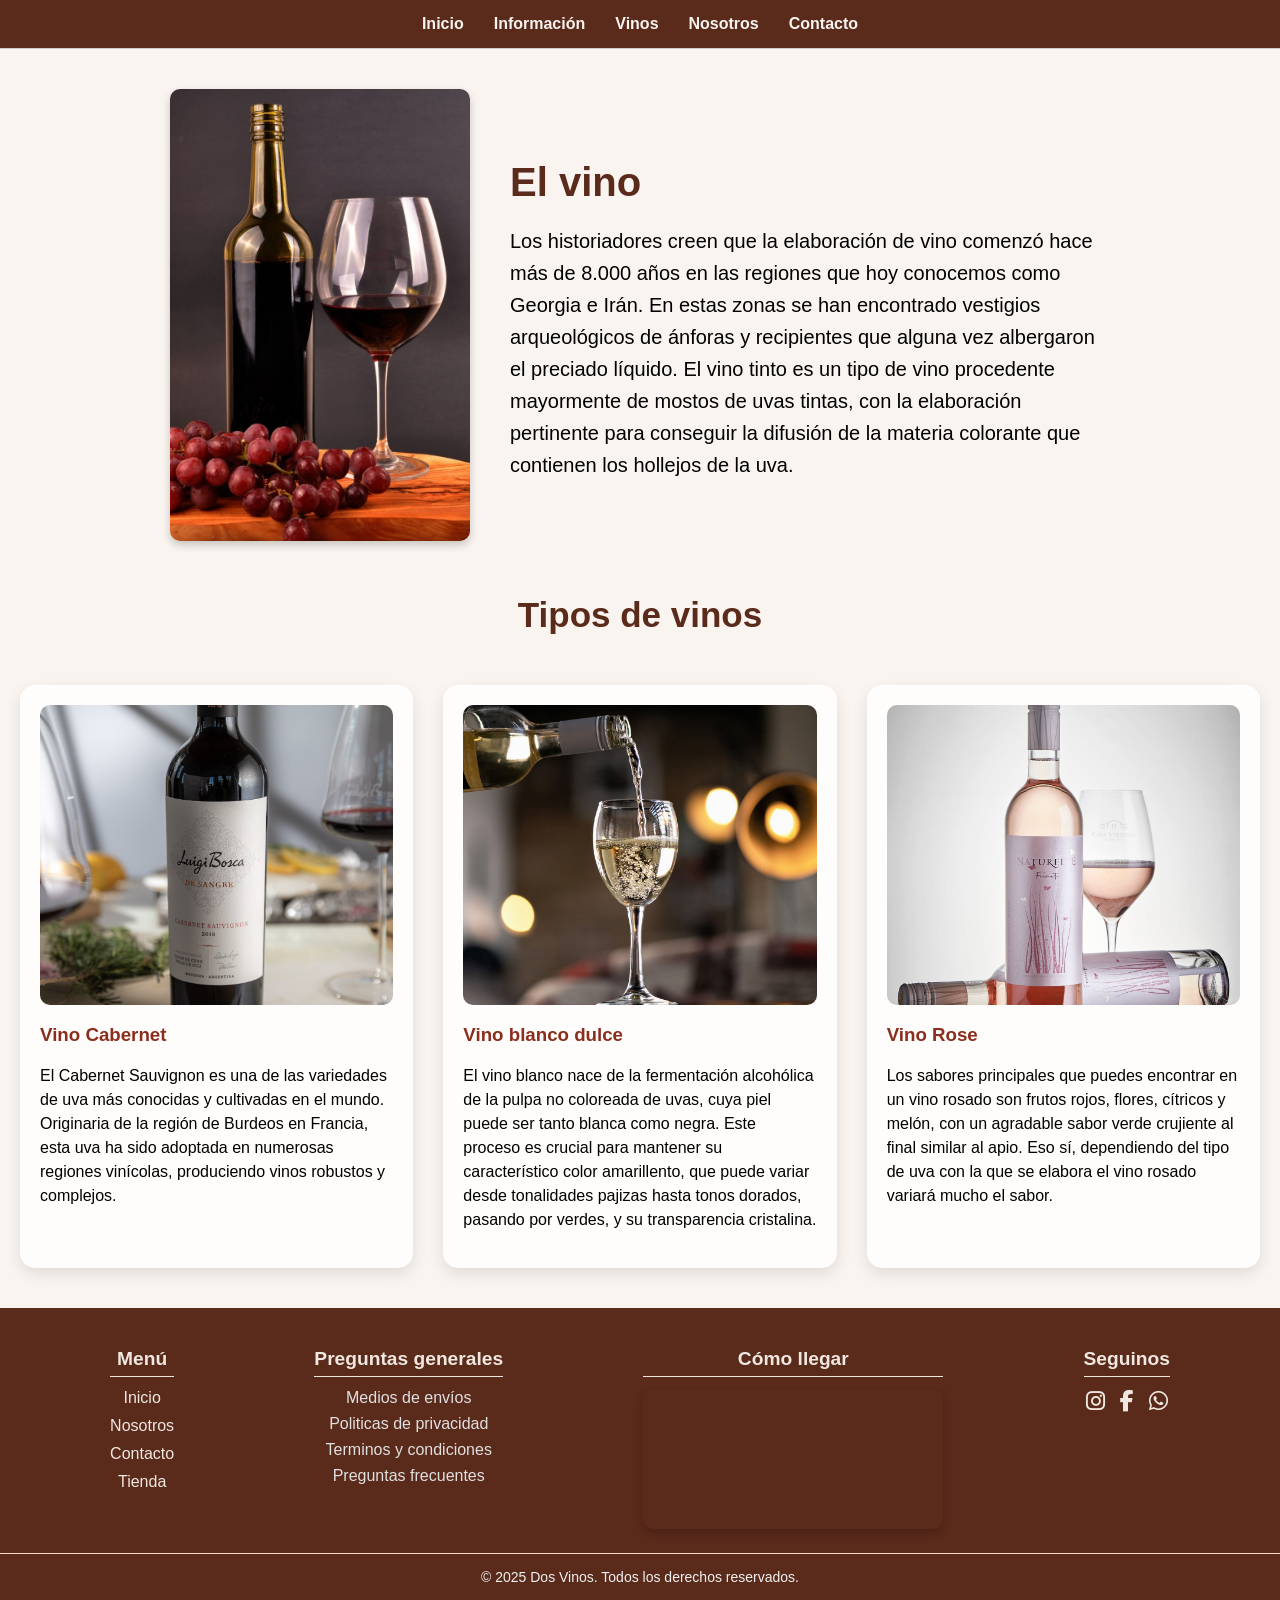
<file: pagina2/info.html>
<!DOCTYPE html>
<html lang="en">
<head>
  <meta charset="UTF-8">
  <meta name="viewport" content="width=device-width, initial-scale=1.0">
  <title>Document</title>
  <link rel="stylesheet" href="info.css">
  <link rel="stylesheet" href="https://cdnjs.cloudflare.com/ajax/libs/font-awesome/6.5.0/css/all.min.css">
</head>
<body>
 <!-- <header class="header">
  <div class="logo">
  <img src="../pagina2/IMG/logo.png" alt="logo">
  </div>

  <form class="search-form" action="#" method="get">
  <input type="text" placeholder="Buscar..." name="buscador" />
  <button type="submit">Buscar</button>
  </form>

  <div class="account-buttons">
  <button type="button">Crear cuenta</button>
  <button type="button">Ingresar</button>
  </div>
</header> -->

<nav class="navegacion">
  <ul>
  <li><a href="index.html">Inicio</a></li>
  <li><a href="info.html">Información</a></li>
  <li><a href="vinos.html">Vinos</a></li>
  <li><a href="nosotros.html">Nosotros</a></li>
  <li><a href="contacto.html">Contacto</a></li>
  </ul>
  </nav>

  <main>
    <div class="container-padre">
    <div class="hijo-1">
    <img src="../pagina2/IMG/imagenvino.jpg" alt="imagenvino"> 
    </div>
    <div class="hijo-2">
    <h1>El vino</h1>
    <p class="descripcion">Los historiadores creen que la elaboración de vino comenzó hace más de 8.000 años en las regiones que hoy conocemos como Georgia e Irán. En estas zonas se han encontrado vestigios arqueológicos de ánforas y recipientes que alguna vez albergaron el preciado líquido. El vino tinto es un tipo de vino procedente mayormente de mostos de uvas tintas, con la elaboración pertinente para conseguir la difusión de la materia colorante que contienen los hollejos de la uva.</p>
    </div>
    </div>
  <h2 class="titulomedio">Tipos de vinos</h2>
  <div class="productos-container">
  <div class="productos-1">
  <img src="../pagina2/IMG/cabsab-02.png" alt="Vino Cabernet ">
  <h3>Vino Cabernet</h3>
  <p class="descripcion">El Cabernet Sauvignon es una de las variedades de uva más conocidas y cultivadas en el mundo. Originaria de la región de Burdeos en Francia, esta uva ha sido adoptada en numerosas regiones vinícolas, produciendo vinos robustos y complejos.</p>
  </div>

  <div class="productos-2">
  <img src="../pagina2/IMG/8a7540c94a5af0a46e589147b30a529b.jpg" alt="Vino blanco">
  <h3>Vino blanco dulce</h3>
  <p class="descripcion"> El vino blanco nace de la fermentación alcohólica de la pulpa no coloreada de uvas, cuya piel puede ser tanto blanca como negra. Este proceso es crucial para mantener su característico color amarillento, que puede variar desde tonalidades pajizas hasta tonos dorados, pasando por verdes, y su transparencia cristalina.</p>
  </div>
  <div class="productos-3">
  <img src="../pagina2/IMG/vino rosa.jpg" alt="Vino Rosa">
  <h3>Vino Rose</h3>      
  <p class="descripcion">Los sabores principales que puedes encontrar en un vino rosado son frutos rojos, flores, cítricos y melón, con un agradable sabor verde crujiente al final similar al apio. Eso sí, dependiendo del tipo de uva con la que se elabora el vino rosado variará mucho el sabor.</p>
  </div>
</main>
  
  <footer>
    <div class="footer-container">
      <div class="footer-section">
        <h3>Menú</h3>
        <ul class="footer-menu">
          <li><a href="index.html">Inicio</a></li>
          <li><a href="nosotros.html">Nosotros</a></li>
          <li><a href="contacto.html">Contacto</a></li>
          <li><a href="#">Tienda</a></li>
        </ul>
      </div>

    <div class="footer-section">
        <h3>Preguntas generales</h3>
        <ul class="preguntas">
           <li>Medios de envíos</li>
           <li>Politicas de privacidad</li>
           <li>Terminos y condiciones</li>
           <li>Preguntas frecuentes</li>
      </ul>
      </div>

      <div class="footer-section">
        <h3>Cómo llegar</h3>
        <iframe src="https://www.google.com/maps/embed?pb=!1m14!1m8!1m3!1d12410.710172752079!2d-68.0798748!3d-38.9541944!3m2!1i1024!2i768!4f13.1!3m3!1m2!1s0x960a33ce779a5b9d%3A0x1c81c39fc1c87424!2sPortento!5e0!3m2!1ses-419!2sar!4v1746203794445!5m2!1ses-419!2sar" frameborder="0" allowfullscreen="" loading="lazy"></iframe>
      </div>

      <div class="footer-section">
        <h3>Seguinos</h3>
        <div class="social-icons">
          <a href="https://instagram.com" target="_blank" aria-label="Instagram"><i class="fab fa-instagram"></i></a>
          <a href="https://facebook.com" target="_blank" aria-label="Facebook"><i class="fab fa-facebook-f"></i></a>
          <a href="https://wa.me/549XXXXXXXXXX" target="_blank" aria-label="WhatsApp"><i class="fab fa-whatsapp"></i></a>
        </div>
      </div>
    </div>
  </footer>
   <div class="copyright">
  &copy; 2025 Dos Vinos. Todos los derechos reservados.
  </div>
</body>
</html>
</file>
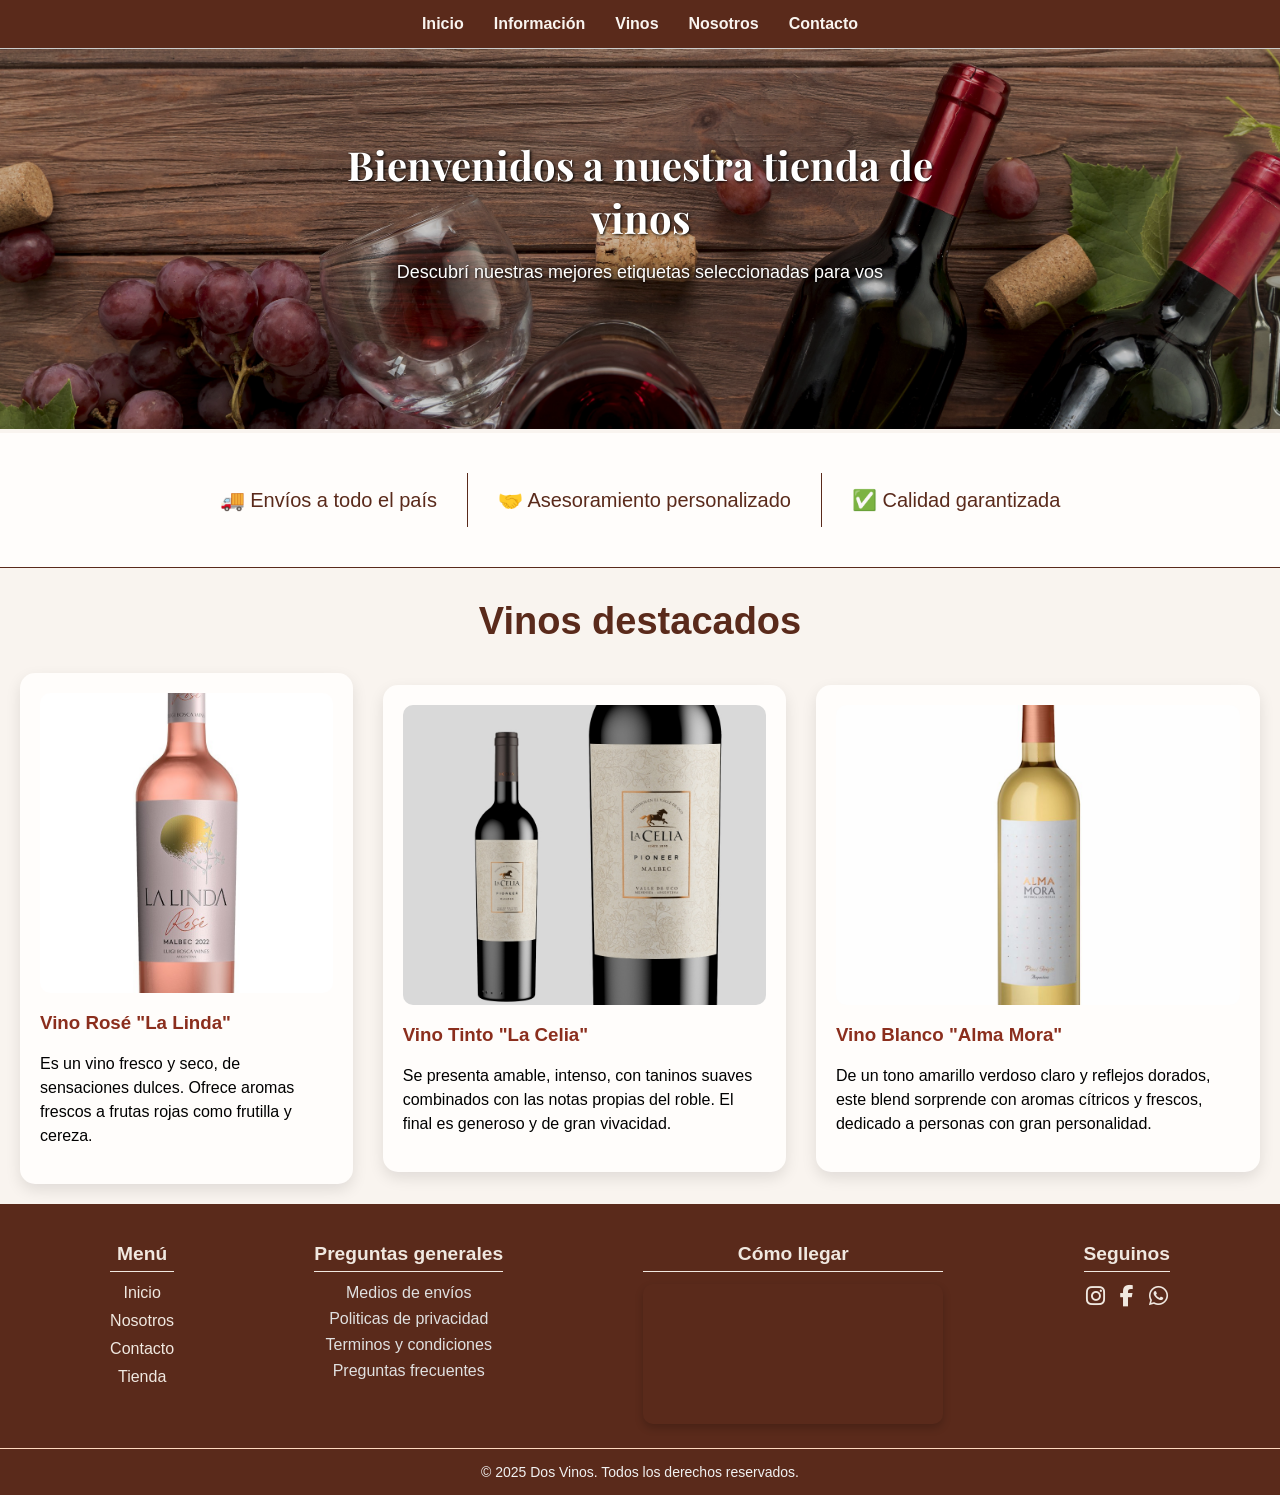
<file: pagina2/inicio.html>
<!DOCTYPE html>
<html lang="es">
<head>
  <meta charset="UTF-8">
  <meta name="viewport" content="width=device-width, initial-scale=1">
  <title>Inicio | Tienda de Vinos</title>
  <link rel="stylesheet" href="inicio.css">
  <link rel="stylesheet" href="https://cdnjs.cloudflare.com/ajax/libs/animate.css/4.1.1/animate.min.css" />
  <link rel="stylesheet" href="https://cdnjs.cloudflare.com/ajax/libs/font-awesome/6.5.0/css/all.min.css">
</head>

<body>
  <nav class="navegacion">
    <ul>
      <li><a href="inicio.html">Inicio</a></li>
      <li><a href="info.html">Información</a></li>
      <li><a href="vinos.html">Vinos</a></li>
      <li><a href="nosotros.html">Nosotros</a></li>
      <li><a href="contacto.html">Contacto</a></li>
    </ul>
  </nav>

  <main>
    <section class="hero">
      <img src="../pagina2/IMG/portada1.jpg" alt="Imagen de portada">
      <div class="hero-texto">
        <h1 class="animate__animated animate__zoomIn">Bienvenidos a nuestra tienda de vinos</h1>
        <p>Descubrí nuestras mejores etiquetas seleccionadas para vos</p>
      </div>
    </section>

      <section class="info">
      <ul>
        <li>🚚 Envíos a todo el país</li>
        <li>🤝 Asesoramiento personalizado</li>
        <li>✅ Calidad garantizada</li>
      </ul>
    </section>

    <section class="destacados">
      <h2>Vinos destacados</h2>
      <div class="productos-container">
        <div class="productos-1">
          <img src="../pagina2/IMG/vino la linda.jpeg" alt="vinolalinda">
          <h3>Vino Rosé "La Linda"</h3>
          <p>Es un vino fresco y seco, de sensaciones dulces. Ofrece aromas frescos a frutas rojas como frutilla y cereza.</p>
        </div>
        <div class="productos-2">
          <img src="../pagina2/IMG/vino celia.jpg" alt="vinocelia">
          <h3>Vino Tinto "La Celia"</h3>
          <p>Se presenta amable, intenso, con taninos suaves combinados con las notas propias del roble. El final es generoso y de gran vivacidad.</p>
        </div>
        <div class="productos-3">
          <img src="../pagina2/IMG/vino almamora.jpg" alt="vinoalmamora">
          <h3>Vino Blanco "Alma Mora"</h3>
          <p>De un tono amarillo verdoso claro y reflejos dorados, este blend sorprende con aromas cítricos y frescos, dedicado a personas con gran personalidad.</p>
        </div>
      </div>
    </section>
  </main>

  <footer>
    <div class="footer-container">
      <div class="footer-section">
        <h3>Menú</h3>
        <ul class="footer-menu">
          <li><a href="index.html">Inicio</a></li>
          <li><a href="nosotros.html">Nosotros</a></li>
          <li><a href="contacto.html">Contacto</a></li>
          <li><a href="#">Tienda</a></li>
        </ul>
      </div>

    <div class="footer-section">
        <h3>Preguntas generales</h3>
        <ul class="preguntas">
           <li>Medios de envíos</li>
           <li>Politicas de privacidad</li>
           <li>Terminos y condiciones</li>
           <li>Preguntas frecuentes</li>
      </ul>
      </div>

      <div class="footer-section">
        <h3>Cómo llegar</h3>
        <iframe src="https://www.google.com/maps/embed?pb=!1m14!1m8!1m3!1d12410.710172752079!2d-68.0798748!3d-38.9541944!3m2!1i1024!2i768!4f13.1!3m3!1m2!1s0x960a33ce779a5b9d%3A0x1c81c39fc1c87424!2sPortento!5e0!3m2!1ses-419!2sar!4v1746203794445!5m2!1ses-419!2sar" frameborder="0" allowfullscreen="" loading="lazy"></iframe>
      </div>

      <div class="footer-section">
        <h3>Seguinos</h3>
        <div class="social-icons">
          <a href="https://instagram.com" target="_blank" aria-label="Instagram"><i class="fab fa-instagram"></i></a>
          <a href="https://facebook.com" target="_blank" aria-label="Facebook"><i class="fab fa-facebook-f"></i></a>
          <a href="https://wa.me/549XXXXXXXXXX" target="_blank" aria-label="WhatsApp"><i class="fab fa-whatsapp"></i></a>
        </div>
      </div>
    </div>
  </footer>
  <script src="./main.js"></script>
  <div class="copyright">
  &copy; 2025 Dos Vinos. Todos los derechos reservados.
  </div>
</body>
</html>
</file>
<file: index.css>
@import url('https://fonts.googleapis.com/css2?family=Playfair+Display:wght@700&display=swap');

* {
  box-sizing: border-box;
}

html, body {
  margin: 0;
  padding: 0;
  max-width: 100%;
  overflow-x: hidden;
  font-family: 'Poppins', sans-serif;
  background-color: #f9f4ef;
}


.navegacion {
  display: flex;
  justify-content: space-between;
  align-items: center;
  background-color:#5a2a1b;
  padding: 15px 30px;
  flex-wrap: wrap;
  border-bottom: 1px solid #ccc;
}


.navegacion ul {
  display: flex;
  gap: 30px;
  list-style: none;
  margin: 0;
  padding: 0;
  justify-content: center;
  flex: 1;
}

.navegacion ul li a {
  text-decoration: none;
  color:#f9f4ef;
  font-size: 16px;
  transition: color 0.3s;
  font-family: 'Poppins', sans-serif;
  font-weight: bold;
}

.navegacion ul li a:hover {
  color: #fdd9c1;
}


/* HERO / PORTADA */
.hero {
  position: relative;
  text-align: center;
  overflow: hidden;
  width: 100%;
}

.hero img {
  width: 100%;
  height: 380px;
  object-fit: cover;
  filter: brightness(80%);
}

.hero-texto {
  position: absolute;
  top: 30%;
  left: 50%;
  transform: translate(-50%, -30%);
  color: #fff;
  text-shadow: 1px 1px 3px #000;
}

.hero-texto h1 {
  font-size: 40px;
  font-family: 'Playfair Display', serif;
  margin-bottom: 10px;
}

.hero-texto p {
  font-size: 18px;
}

/* DESTACADOS */
.destacados h2 {
  text-align: center;
  color: #5a2a1b;
  font-size: 38px;
  margin-bottom: 30px;
}

.productos-container {
  display: grid;
  grid-template-columns: repeat(auto-fit, minmax(280px, 1fr));
  gap: 30px;
  margin: 20px;
}

.productos-1,
.productos-2,
.productos-3 {
  background-color: #fffdfb;
  padding: 20px;
  border-radius: 15px;
  box-shadow: 0 6px 15px rgba(0, 0, 0, 0.1);
  transition: transform 0.3s;
}

.productos-1:hover,
.productos-2:hover,
.productos-3:hover {
  transform: translateY(-5px);
}

.productos-1 img,
.productos-2 img,
.productos-3 img {
  width: 100%;
  border-radius: 10px;
  margin-bottom: 15px;
  height: 300px;
  object-fit: cover;
}

.productos-1 h3,
.productos-2 h3,
.productos-3 h3 {
  color: #8b2e1d;
  margin-top: 0;
}

.productos-1 p,
.productos-2 p,
.productos-3 p {
  font-size: 16px;
  line-height: 1.5;
  font-family: 'Poppins', sans-serif;
}

.ul {
  list-style-type: none;
  padding-left: 0;
  }

.titulomedio{
  text-align: center;
  font-family: 'Poppins', sans-serif;
}

.productos-container{
  flex-direction: row;
  align-items: center;
  display: flex;
}

/* INFO */
.info {
  background-color: #fffdfb;
  padding: 40px 20px;
  border-bottom: 1px solid #5a2a1b;
  text-align: center;
}

.info ul {
  color: #5a2a1b;
  display: flex;
  justify-content: center;
  list-style: none;
  padding: 0;
  margin: auto 0;
  gap: 0;
  flex-wrap: wrap;
}

.info li {
  font-size: 20px;
  padding: 15px 30px;
  border-left: 1px solid #5a2a1b;
  text-align: center;
}

.info li:first-child {
  border-left: none;
}

/* FOOTER */
footer {
  background-color:  #5a2a1b;
  color: #f0e8e0;
  padding: 20px 15px;
}


.footer-container {
  display: flex;
  flex-wrap: wrap;
  justify-content: space-around;
  gap: 20;
  max-width: 1200px;
  margin: 0 auto;
  text-align: center;
}


.footer-section h3 {
  font-family: 'Poppins', sans-serif;
  margin-bottom: 12px;           
  font-size: 1.2rem;              
  font-weight: 600;               
  border-bottom: 1px solid #f0e8e0; 
  padding-bottom: 6px;                
}

.footer-menu {
  list-style: none;
  padding: 0;
  margin: 0;
}

.footer-menu li {
  margin-bottom: 10px;
  font-family: 'Poppins', sans-serif;
}

.footer-menu a {
  color: #f0e8e0;
  text-decoration: none;
  font-size: 16px;
  transition: color 0.3s ease;
}

.footer-menu a:hover {
  color: #ffd8a8;
}

.preguntas {
  list-style: none;
  padding: 0;
  margin: 0;
}

.preguntas li {
  font-family: 'Poppins', sans-serif;
  font-size: 16px;
  color: #e0e0e0;
  margin-bottom: 8px;
  transition: color 0.3s;
  cursor: pointer;
}

.preguntas li:hover {
  color: #ffd8a8;
  text-decoration: none;
}

.social-icons {
  display: flex;
  gap: 15px;
  margin-top: 10px;
  justify-content: center;
}

.social-icons a {
  color: #f0e8e0;
  font-size: 22px;
  transition: color 0.3s ease;
}

.social-icons a:hover {
  color: #ffd8a8;
}

/* Mapa */

.footer-section iframe {
  width: 100%;
  max-width: 300px;
  height: 140px;
  border: none;
  border-radius: 10px;
  box-shadow: 0 4px 8px rgba(0,0,0,0.2);
}

  .copyright {
  background-color: #5a2a1b;
  color: #f1f1f1;
  text-align: center;
  padding: 15px 10px;
  font-size: 14px;
  border-top: 1px solid #fdd9c1;
 }


/* Estilos para celular */
@media (max-width: 768px) {
  .header {
    flex-direction:
    align-items: center;
    padding: 10px;
    gap: 8px;
  }

  .logo .titulo-logo {
    font-size: 1.1rem;
  }

  .navegacion ul {
    align-items: center;
    gap: 10px;
    padding: 10px 0;
  }


  .info ul {
    flex-direction: column;
    align-items: center;
  }

  .info li {
    border-left: none;
    border-top: 1px solid #5a2a1b;
    padding: 12px 0;
    width: 100%;
  }

  .info li:first-child {
    border-top: none;
  }

  .container-padre {
    flex-direction: column;
    align-items: center;
  }

  .hijo-1 img {
    width: 100%;
    max-width: 250px;
    height: auto;
  }

  .productos-1 img,
  .productos-2 img,
  .productos-3 img {
    height: 300px;
    object-fit: cover;
  }

  .productos-container {
    display: flex;
    flex-direction: column;
    align-items: center;
    gap: 25px;
  }

  .productos-1,
  .productos-2,
  .productos-3 {
    width: 90%;
  }

  .footer-container {
    gap: 10px; 
    padding: 10px 0; 
    flex-direction: column;
  }

  .footer-section {
    margin-bottom: 10px; 
  }

  .footer-section h3 {
    margin-bottom: 6px;
    font-size: 1rem; 
  }

  .footer-menu li,
  .preguntas li {
    font-size: 14px;
  }

  .social-icons {
    margin-top: 5px;
    gap: 10px;
  }

  .footer-section iframe {
    max-width: 100%;
    height: 140px;
  }

  .copyright {
  background-color: #5a2a1b;
  color: #f1f1f1;
  text-align: center;
  padding: 15px 10px;
  font-size: 14px;
  border-top: 1px solid #fdd9c1;
 }
}

/* tablet */

@media (min-width: 601px) and (max-width: 991px) {
 

  .footer-container {
    flex-wrap: wrap;
    justify-content: center;
    gap: 10px;           
    padding: 15px 20px;   
  }

  .footer-section {
    text-align: column;     
    margin-bottom: 5px; 
  }

  .social-icons {
    gap: 10px;
    margin-top: 5px;
  }
  
.footer-container h3{
  display: inline-block;
}

}
</file>
<file: pagina2/index.css>
@import url('https://fonts.googleapis.com/css2?family=Playfair+Display:wght@700&display=swap');

* {
  box-sizing: border-box;
}

html, body {
  margin: 0;
  padding: 0;
  max-width: 100%;
  overflow-x: hidden;
  font-family: 'Poppins', sans-serif;
  background-color: #f9f4ef;
}


.navegacion {
  display: flex;
  justify-content: space-between;
  align-items: center;
  background-color:#5a2a1b;
  padding: 15px 30px;
  flex-wrap: wrap;
  border-bottom: 1px solid #ccc;
}


.navegacion ul {
  display: flex;
  gap: 30px;
  list-style: none;
  margin: 0;
  padding: 0;
  justify-content: center;
  flex: 1;
}

.navegacion ul li a {
  text-decoration: none;
  color:#f9f4ef;
  font-size: 16px;
  transition: color 0.3s;
  font-family: 'Poppins', sans-serif;
  font-weight: bold;
}

.navegacion ul li a:hover {
  color: #fdd9c1;
}


/* HERO / PORTADA */
.hero {
  position: relative;
  text-align: center;
  overflow: hidden;
  width: 100%;
}

.hero img {
  width: 100%;
  height: 380px;
  object-fit: cover;
  filter: brightness(80%);
}

.hero-texto {
  position: absolute;
  top: 30%;
  left: 50%;
  transform: translate(-50%, -30%);
  color: #fff;
  text-shadow: 1px 1px 3px #000;
}

.hero-texto h1 {
  font-size: 40px;
  font-family: 'Playfair Display', serif;
  margin-bottom: 10px;
}

.hero-texto p {
  font-size: 18px;
}

/* DESTACADOS */
.destacados h2 {
  text-align: center;
  color: #5a2a1b;
  font-size: 38px;
  margin-bottom: 30px;
}

.productos-container {
  display: grid;
  grid-template-columns: repeat(auto-fit, minmax(280px, 1fr));
  gap: 30px;
  margin: 20px;
}

.productos-1,
.productos-2,
.productos-3 {
  background-color: #fffdfb;
  padding: 20px;
  border-radius: 15px;
  box-shadow: 0 6px 15px rgba(0, 0, 0, 0.1);
  transition: transform 0.3s;
}

.productos-1:hover,
.productos-2:hover,
.productos-3:hover {
  transform: translateY(-5px);
}

.productos-1 img,
.productos-2 img,
.productos-3 img {
  width: 100%;
  border-radius: 10px;
  margin-bottom: 15px;
  height: 300px;
  object-fit: cover;
}

.productos-1 h3,
.productos-2 h3,
.productos-3 h3 {
  color: #8b2e1d;
  margin-top: 0;
}

.productos-1 p,
.productos-2 p,
.productos-3 p {
  font-size: 16px;
  line-height: 1.5;
  font-family: 'Poppins', sans-serif;
}

.ul {
  list-style-type: none;
  padding-left: 0;
  }

.titulomedio{
  text-align: center;
  font-family: 'Poppins', sans-serif;
}

.productos-container{
  flex-direction: row;
  align-items: center;
  display: flex;
}

/* INFO */
.info {
  background-color: #fffdfb;
  padding: 40px 20px;
  border-bottom: 1px solid #5a2a1b;
  text-align: center;
}

.info ul {
  color: #5a2a1b;
  display: flex;
  justify-content: center;
  list-style: none;
  padding: 0;
  margin: auto 0;
  gap: 0;
  flex-wrap: wrap;
}

.info li {
  font-size: 20px;
  padding: 15px 30px;
  border-left: 1px solid #5a2a1b;
  text-align: center;
}

.info li:first-child {
  border-left: none;
}

/* FOOTER */
footer {
  background-color:  #5a2a1b;
  color: #f0e8e0;
  padding: 20px 15px;
}


.footer-container {
  display: flex;
  flex-wrap: wrap;
  justify-content: space-around;
  gap: 20;
  max-width: 1200px;
  margin: 0 auto;
  text-align: center;
}


.footer-section h3 {
  font-family: 'Poppins', sans-serif;
  margin-bottom: 12px;           
  font-size: 1.2rem;              
  font-weight: 600;               
  border-bottom: 1px solid #f0e8e0; 
  padding-bottom: 6px;                
}

.footer-menu {
  list-style: none;
  padding: 0;
  margin: 0;
}

.footer-menu li {
  margin-bottom: 10px;
  font-family: 'Poppins', sans-serif;
}

.footer-menu a {
  color: #f0e8e0;
  text-decoration: none;
  font-size: 16px;
  transition: color 0.3s ease;
}

.footer-menu a:hover {
  color: #ffd8a8;
}

.preguntas {
  list-style: none;
  padding: 0;
  margin: 0;
}

.preguntas li {
  font-family: 'Poppins', sans-serif;
  font-size: 16px;
  color: #e0e0e0;
  margin-bottom: 8px;
  transition: color 0.3s;
  cursor: pointer;
}

.preguntas li:hover {
  color: #ffd8a8;
  text-decoration: none;
}

.social-icons {
  display: flex;
  gap: 15px;
  margin-top: 10px;
  justify-content: center;
}

.social-icons a {
  color: #f0e8e0;
  font-size: 22px;
  transition: color 0.3s ease;
}

.social-icons a:hover {
  color: #ffd8a8;
}

/* Mapa */

.footer-section iframe {
  width: 100%;
  max-width: 300px;
  height: 140px;
  border: none;
  border-radius: 10px;
  box-shadow: 0 4px 8px rgba(0,0,0,0.2);
}

  .copyright {
  background-color: #5a2a1b;
  color: #f1f1f1;
  text-align: center;
  padding: 15px 10px;
  font-size: 14px;
  border-top: 1px solid #fdd9c1;
 }


/* Estilos para celular */
@media (max-width: 768px) {
  .header {
    flex-direction:
    align-items: center;
    padding: 10px;
    gap: 8px;
  }

  .logo .titulo-logo {
    font-size: 1.1rem;
  }

  .navegacion ul {
    align-items: center;
    gap: 10px;
    padding: 10px 0;
  }


  .info ul {
    flex-direction: column;
    align-items: center;
  }

  .info li {
    border-left: none;
    border-top: 1px solid #5a2a1b;
    padding: 12px 0;
    width: 100%;
  }

  .info li:first-child {
    border-top: none;
  }

  .container-padre {
    flex-direction: column;
    align-items: center;
  }

  .hijo-1 img {
    width: 100%;
    max-width: 250px;
    height: auto;
  }

  .productos-1 img,
  .productos-2 img,
  .productos-3 img {
    height: 300px;
    object-fit: cover;
  }

  .productos-container {
    display: flex;
    flex-direction: column;
    align-items: center;
    gap: 25px;
  }

  .productos-1,
  .productos-2,
  .productos-3 {
    width: 90%;
  }

  .footer-container {
    gap: 10px; 
    padding: 10px 0; 
    flex-direction: column;
  }

  .footer-section {
    margin-bottom: 10px; 
  }

  .footer-section h3 {
    margin-bottom: 6px;
    font-size: 1rem; 
  }

  .footer-menu li,
  .preguntas li {
    font-size: 14px;
  }

  .social-icons {
    margin-top: 5px;
    gap: 10px;
  }

  .footer-section iframe {
    max-width: 100%;
    height: 140px;
  }

  .copyright {
  background-color: #5a2a1b;
  color: #f1f1f1;
  text-align: center;
  padding: 15px 10px;
  font-size: 14px;
  border-top: 1px solid #fdd9c1;
 }
}

/* tablet */

@media (min-width: 601px) and (max-width: 991px) {
 

  .footer-container {
    flex-wrap: wrap;
    justify-content: center;
    gap: 10px;           
    padding: 15px 20px;   
  }

  .footer-section {
    text-align: column;     
    margin-bottom: 5px; 
  }

  .social-icons {
    gap: 10px;
    margin-top: 5px;
  }
  
.footer-container h3{
  display: inline-block;
}

}
</file>
<file: contacto.css>
@import url('https://fonts.googleapis.com/css2?family=Playfair+Display:wght@700&display=swap');
body {
  margin: 0;
  background-color: #f9f4ef;
  color: #2c2c2c;
  font-family: 'Poppins', sans-serif;
}
 
.header {
  display: flex;
  justify-content: space-between;
  align-items: center;
  background-color: #f0e8e0 (231, 224, 224);
  padding: 20px;
  flex-wrap: wrap;
  gap: 15px;
}

.logo {
  flex-shrink: 0;
}

.logo img {
  max-height: 60px;
}

.search-form {
  display: flex;
  gap: 10px;
  flex: 1;
  max-width: 500px;
}

.search-form input {
  flex: 1;
  padding: 8px;
  border-radius: 5px;
  border: 1px solid #ccc;
}

.search-form button {
  padding: 8px 15px;
  background-color: #5a3d2b;
  color: white;
  border: none;
  border-radius: 5px;
  cursor: pointer;
}

.account-buttons {
  display: flex;
  gap: 10px;
  flex-shrink: 0;
}

.account-buttons button {
  padding: 8px 15px;
  background-color: #7a5c4d;
  color: white;
  border: none;
  border-radius: 5px;
  cursor: pointer;
}

.navegacion {
  display: flex;
  justify-content: space-between;
  align-items: center;
  background-color:#5a2a1b;
  padding: 15px 30px;
  flex-wrap: wrap;
  border-bottom: 1px solid #ccc;
}


.navegacion ul {
  display: flex;
  gap: 30px;
  list-style: none;
  margin: 0;
  padding: 0;
  justify-content: center;
  flex: 1;
}

.navegacion ul li a {
  text-decoration: none;
  color:#f9f4ef;
  font-size: 16px;
  transition: color 0.3s;
  font-family: 'Poppins', sans-serif;
  font-weight: bold;
}

.navegacion ul li a:hover {
  color: #fdd9c1;
}

.main {
  padding: 40px 20px;
  background-color: #f0e8e0;
}

.container-padre {
  display: flex;
  flex-wrap: wrap;
  gap: 40px;
  align-items: center;
  justify-content: center;
  margin-bottom: 40px;
} 

.contacto {
  padding: 40px 20px;
  text-align: center;
}

.contacto h1 {
  font-family:'Poppins', sans-serif;
  font-size: 2.5rem;
  color: #5a2a1b;
  margin-bottom: 10px;
}

.duda {
  font-size: 16px;
  color: #5a2a1b;
  margin-bottom: 10px;
}

.contacto-container {
  display: flex;
  justify-content: center;
  align-items: flex-start;
  gap: 40px;
  margin-top: 30px;
  max-width: 1200px;
  margin-left: auto;
  margin-right: auto;
  padding: 20px;
  flex-wrap: wrap;
}

.formulario {
  background-color: #fff;
  padding: 30px;
  border-radius: 10px;
  box-shadow: 0 4px 10px rgba(0, 0, 0, 0.1);
  max-width: 400px;
  width: 100%;
}

.formulario input,
.formulario textarea {
  width: 100%;
  padding: 12px;
  margin-bottom: 15px;
  border: 1px solid #ccc;
  border-radius: 5px;
}

.formulario button {
  background-color: #5a2a1b;
  color: white;
  border: none;
  padding: 12px;
  border-radius: 5px;
  cursor: pointer;
  font-size: 1rem;
  width: 100%;
}

.info-contacto {
  max-width: 400px;
  text-align: left;
}

.info-contacto h2 {
  color: #5a2a1b;
  margin-bottom: 15px;
}

.info-contacto p {
  margin: 10px 0;
  font-size: 16px;
}

.info-contacto iframe {
  width: 100%;
  height: 200px;
  border: none;
  border-radius: 8px;
  margin-top: 15px;
}

footer {
  background-color:  #5a2a1b;
  color: #f0e8e0;
  padding: 20px 15px;
}


.footer-container {
  display: flex;
  flex-wrap: wrap;
  justify-content: space-around;
  gap: 20;
  max-width: 1200px;
  margin: 0 auto;
  text-align: center;
}

.footer-section {
  flex: 1 1 250px;
}

.footer-section h3 {
  font-family: 'Poppins', sans-serif;
  margin-bottom: 12px;           
  font-size: 1.2rem;              
  font-weight: 600;               
  border-bottom: 1px solid #f0e8e0; 
  padding-bottom: 6px; 
  display: inline-block
}

.footer-menu {
  list-style: none;
  padding: 0;
  margin: 0;
}

.footer-menu li {
  margin-bottom: 10px;
  font-family: 'Poppins', sans-serif;
}

.footer-menu a {
  color: #f0e8e0;
  text-decoration: none;
  font-size: 16px;
  transition: color 0.3s ease;
}

.footer-menu a:hover {
  color: #ffd8a8;
}

.preguntas {
  list-style: none;
  padding: 0;
  margin: 0;
}

.preguntas li {
  font-family: 'Poppins', sans-serif;
  font-size: 16px;
  color: #e0e0e0;
  margin-bottom: 8px;
  transition: color 0.3s;
  cursor: pointer;
}

.preguntas li:hover {
  color: #ffd8a8;
  text-decoration: none;
}

.social-icons {
  display: flex;
  gap: 15px;
  margin-top: 10px;
  justify-content: center;
}

.social-icons a {
  color: #f0e8e0;
  font-size: 22px;
  transition: color 0.3s ease;
}

.social-icons a:hover {
  color: #ffd8a8;
}

/* Mapa */

.footer-section iframe {
  width: 100%;
  max-width: 300px;
  height: 140px;
  border: none;
  border-radius: 10px;
  box-shadow: 0 4px 8px rgba(0,0,0,0.2);
}

/* Responsive - celular */

@media (max-width: 600px) {
  .header {
    flex-direction: column;
    align-items: center;
    text-align: center;
  }

  .search-form {
    flex-direction: column;
    width: 100%;
    max-width: 100%;
  }

  .account-buttons {
    flex-direction: column;
    align-items: center;
    width: 100%;
  }

 .navegacion ul {
    flex-direction: column;
    align-items: center;
    gap: 10px;
    padding: 10px 0;
  }

 .footer-container {
    gap: 10px; 
    padding: 10px 0; 
  }

  .footer-section {
    margin-bottom: 10px; 
  }

  .footer-section h3 {
    margin-bottom: 6px;
    font-size: 1rem; 
  }

  .footer-menu li,
  .preguntas li {
    font-size: 14px;
  }

  .social-icons {
    margin-top: 5px;
    gap: 10px;
  }

  .footer-section iframe {
    max-width: 100%;
    height: 140px;
  }
}

  .copyright {
  background-color: #5a2a1b;
  color: #f1f1f1;
  text-align: center;
  padding: 15px 10px;
  font-size: 14px;
  border-top: 1px solid #fdd9c1;
 }


/* Responsive - tablets */

 @media (min-width: 601px) and (max-width: 991px) {
  .header {
    flex-direction: column;
    align-items: center;
    text-align: center;
  }

  .navegacion ul {
    align-items: center;
    gap: 10px;
    padding: 10px 0;
  }

  .container-padre {
    align-items: center;
  }

  .contacto-container {
  flex-direction: column;
  align-items: center;
  text-align: center;
  padding: 0 20px;
}

 .formulario,
 .info-contacto {
  width: 100%;
  max-width: 500px;
  box-sizing: border-box;
}

.info-contacto iframe {
  width: 100%;
  height: 250px;
}

  
 .footer-container {
    flex-direction: column;
    gap: 20px;
    padding: 15px 20px;   
  }

  .footer-section {
    flex: 1 1 100%;
  }

  .footer-section h3 {
    text-align: center;
    margin-bottom: 10px;
  }

  .footer-section {
    display: flex;
    flex-direction: column;
    align-items: center;
  }
}
</file>
<file: info.css>
@import url('https://fonts.googleapis.com/css2?family=Playfair+Display:wght@700&display=swap');

* {
  box-sizing: border-box;
}

html, body {
  margin: 0;
  padding: 0;
  max-width: 100%;
  overflow-x: hidden;
  font-family: 'Poppins', sans-serif;
  background-color: #f9f4ef;
}

.header {
  display: flex;
  justify-content: space-between;
  align-items: center;
  background-color: #f0e8e0 (231, 224, 224);
  padding: 20px;
  flex-wrap: wrap;
  gap: 15px;
}


.navegacion {
  display: flex;
  justify-content: space-between;
  align-items: center;
  background-color:#5a2a1b;
  padding: 15px 30px;
  flex-wrap: wrap;
  border-bottom: 1px solid #ccc;
}


.navegacion ul {
  display: flex;
  gap: 30px;
  list-style: none;
  margin: 0;
  padding: 0;
  justify-content: center;
  flex: 1;
}

.navegacion ul li a {
  text-decoration: none;
  color:#f9f4ef;
  font-size: 16px;
  transition: color 0.3s;
  font-family: 'Poppins', sans-serif;
  font-weight: bold;
}

.navegacion ul li a:hover {
  color: #fdd9c1;
}


main {
  padding: 40px 20px;
  background-color: #f9f4ef
}

.container-padre {
  display: flex;
  flex-wrap: wrap;
  gap: 40px;
  align-items: center;
  justify-content: center;
  margin-bottom: 40px;
}

.hijo-1 img {
  max-width: 400px;
  width: 90%;
  border-radius: 10px;
  box-shadow: 0 4px 8px rgba(0,0,0,0.2);
}

.hijo-2 {
  max-width: 600px;
}

.hijo-2 h1 {
  font-size: 35px;
  color: #5a2a1b;
  margin-bottom: 15px;
  font-family: 'Poppins', sans-serif;
}

.hijo-2 p {
  line-height: 1.6;
  font-size: 16px;
  margin-bottom: 20px;
  font-family: 'Poppins', sans-serif;
}

.titulomedio {
  text-align: center;
  color: #5a2a1b;
  margin: 50px 0 30px;
  font-size: 30px;
  font-family: 'Poppins', sans-serif;
}


.container-padre {
  display: flex;
  flex-wrap: wrap;
  gap: 40px;
  align-items: center;
  justify-content: center;
  margin-bottom: 40px;
}

.hijo-1 img {
  max-width: 300px;
  width: 100%;
  border-radius: 10px;
  box-shadow: 0 4px 8px rgba(0,0,0,0.2);
}

.hijo-2 {
  max-width: 600px;
}

.hijo-2 h1 {
  font-size: 2.5rem;
  color: #5a2a1b;
  margin-bottom: 15px;
}

.hijo-2 p {
  line-height: 1.6;
  font-size: 20px;
  margin-bottom: 20px;
}

.titulomedio {
  font-weight: bold;
  font-size: 35px;
  text-align: center;
  color: #5a2a1b;
  margin: 50px 0 50px;
  font-family: 'Poppins', sans-serif;
}

.productos-container {
  display: grid;
  grid-template-columns: repeat(auto-fit, minmax(280px, 1fr));
  gap: 30px;
}

.productos-1,
.productos-2,
.productos-3 {
  background-color: #fffdfb;
  padding: 20px;
  border-radius: 15px;
  box-shadow: 0 6px 15px rgba(0, 0, 0, 0.1);
  transition: transform 0.3s;
}

.productos-1:hover,
.productos-2:hover,
.productos-3:hover {
  transform: translateY(-5px);
}

.productos-1 img,
.productos-2 img,
.productos-3 img {
  width: 100%;
  border-radius: 10px;
  margin-bottom: 15px;
  height: 300px;
  object-fit: cover;
}

.productos-1 h3,
.productos-2 h3,
.productos-3 h3 {
  color: #8b2e1d;
  margin-top: 0;
}

.descripcion {
  font-size: 16px;
  line-height: 1.5;
}

.ul {
  list-style-type: none;
  padding-left: 0;
  }

footer {
  background-color:  #5a2a1b;
  color: #f0e8e0;
  padding: 20px 15px;
}


.footer-container {
  display: flex;
  flex-wrap: wrap;
  justify-content: space-around;
  gap: 20;
  max-width: 1200px;
  margin: 0 auto;
  text-align: center;
}


.footer-section h3 {
  font-family: 'Poppins', sans-serif;
  margin-bottom: 12px;           
  font-size: 1.2rem;              
  font-weight: 600;               
  border-bottom: 1px solid #f0e8e0; 
  padding-bottom: 6px;                 
}

.footer-menu {
  list-style: none;
  padding: 0;
  margin: 0;
}

.footer-menu li {
  margin-bottom: 10px;
  font-family: 'Poppins', sans-serif;
}

.footer-menu a {
  color: #f0e8e0;
  text-decoration: none;
  font-size: 16px;
  transition: color 0.3s ease;
}

.footer-menu a:hover {
  color: #ffd8a8;
}

.preguntas {
  list-style: none;
  padding: 0;
  margin: 0;
}

.preguntas li {
  font-family: 'Poppins', sans-serif;
  font-size: 16px;
  color: #e0e0e0;
  margin-bottom: 8px;
  transition: color 0.3s;
  cursor: pointer;
}

.preguntas li:hover {
  color: #ffd8a8;
  text-decoration: none;
}

.social-icons {
  display: flex;
  gap: 15px;
  margin-top: 10px;
  justify-content: center;
}

.social-icons a {
  color: #f0e8e0;
  font-size: 22px;
  transition: color 0.3s ease;
}

.social-icons a:hover {
  color: #ffd8a8;
}

/* Mapa */

.footer-section iframe {
  width: 100%;
  max-width: 300px;
  height: 140px;
  border: none;
  border-radius: 10px;
  box-shadow: 0 4px 8px rgba(0,0,0,0.2);
}

  .copyright {
  background-color: #5a2a1b;
  color: #f1f1f1;
  text-align: center;
  padding: 15px 10px;
  font-size: 14px;
  border-top: 1px solid #fdd9c1;
 }
 
/*CELULAR*/
@media screen and (max-width: 767px) { 
  .header {
    flex-direction: column;
    align-items: center;
    gap: 15px;
  }

  .navegacion ul {
    flex-direction: column;
    align-items: center;
    gap: 10px;
    padding: 10px 0;
  }

  .container-padre {
    flex-direction: column;
    align-items: center;
  }

  .hijo-1 img {
    width: 100%;
    max-width: 250px;
    height: auto;
  }

  .productos-1 img,
  .productos-2 img,
  .productos-3 img {
    height: 300px;
    object-fit: cover;
  }

  .productos-container {
    display: flex;
    flex-direction: column;
    align-items: center;
    gap: 25px;
  }

  .productos-1,
  .productos-2,
  .productos-3 {
    width: 90%;
  }

  .footer-container {
    flex-direction: column;
    align-items: center;
    gap: 25px;
    text-align: center;
  }

  .footer-container iframe {
    width: 100%;
    height: 200px;
  }
}
/*TABLETS*/

@media screen and (min-width: 768px) and (max-width: 1024px) {

  .productos-container{
  max-height: 400%;
  display: flex;
  gap: 20px;
  align-items: center;
  flex-direction: column;
  flex-wrap: nowrap;
  align-content: center;
  }

  .productos-1 img,
  .productos-2 img,
  .productos-3 img {
    height: 300px;
  }

  .navegacion ul {
    gap: 30px;
    flex-wrap: wrap; 
  }

  .hijo-1 img {
    max-width: 350px;
  }

  .descripcion {
    font-size: 16px; 
  }

  .footer-container {
    flex-direction: column;
    align-items: center;
  }
}
</file>
<file: nosotros.css>
body {
  margin: 0;
  background-color: #f9f4ef;
  color: #2c2c2c;
  font-family: 'Poppins', sans-serif;
}
 
.header {
  display: flex;
  justify-content: space-between;
  align-items: center;
  background-color: #f0e8e0;
  padding: 20px;
  flex-wrap: wrap;
  gap: 15px;
}

.logo {
  flex-shrink: 0;
}

.logo img {
  max-height: 60px;
}

.search-form {
  display: flex;
  gap: 10px;
  flex: 1;
  max-width: 500px;
}

.search-form input {
  flex: 1;
  padding: 8px;
  border-radius: 5px;
  border: 1px solid #ccc;
}

.search-form button {
  padding: 8px 15px;
  background-color: #5a3d2b;
  color: white;
  border: none;
  border-radius: 5px;
  cursor: pointer;
}

.account-buttons {
  display: flex;
  gap: 10px;
  flex-shrink: 0;
}

.account-buttons button {
  padding: 8px 15px;
  background-color: #7a5c4d;
  color: white;
  border: none;
  border-radius: 5px;
  cursor: pointer;
}

.navegacion {
  display: flex;
  justify-content: space-between;
  align-items: center;
  background-color: #5a2a1b;
  padding: 15px 30px;
  flex-wrap: wrap;
  border-bottom: 1px solid #ccc;
}


.navegacion ul {
  display: flex;
  gap: 30px;
  list-style: none;
  margin: 0;
  padding: 0;
  justify-content: center;
  flex: 1;
}

.navegacion ul li a {
  text-decoration: none;
  color:#f9f4ef;
  font-size: 16px;
  transition: color 0.3s;
  font-family: 'Poppins', sans-serif;
  font-weight: bold;
}

.navegacion ul li a:hover {
  color: #fdd9c1;
}


.fondo-vinedos {
  position: relative;
  background-image: url('./IMG/viñedos.jpg');
  background-size: cover;
  background-position: center;
  color: white;
  padding: 80px 20px;
  overflow: hidden;
  z-index: 0;
}

.fondo-vinedos::before {
  content: "";
  position: absolute;
  top: 0; left: 0;
  width: 100%; height: 100%;
  background-color: rgba(0, 0, 0, 0.5); 
  z-index: 0;
}

.fondo-vinedos > * {
  position: relative;
  z-index: 1;
}

.fondo-vinedos h1,
.fondo-vinedos h2,
.fondo-vinedos p {
  color: white;
  text-align: center;
  font-family: 'Poppins', sans-serif;
}

.quienes-somos {
  max-width: 800px;
  margin: 0 auto 40px;
  text-align: center;
  padding: 20px;
}

.mision-vision {
  display: flex;
  flex-wrap: wrap;
  justify-content: center;
  gap: 30px;
  max-width: 1000px;
  margin: 0 auto;
  text-align: center;
}

.mision,
.vision {
  flex: 1 1 300px;
  max-width: 400px;
  padding: 20px;
  box-sizing: border-box;
}


footer {
  background-color:  #5a2a1b;
  color: #f0e8e0;
  padding: 20px 15px;
}


.footer-container {
  display: flex;
  flex-wrap: wrap;
  justify-content: space-around;
  gap: 20;
  max-width: 1200px;
  margin: 0 auto;
  text-align: center;
}

.footer-section {
  flex: 1 1 250px;
}

.footer-section h3 {
  font-family: 'Poppins', sans-serif;
  margin-bottom: 12px;           
  font-size: 1.2rem;              
  font-weight: 600;               
  border-bottom: 1px solid #f0e8e0; 
  padding-bottom: 6px;    
  display: inline-block;       
}

.footer-menu {
  list-style: none;
  padding: 0;
  margin: 0;
}

.footer-menu li {
  margin-bottom: 10px;
  font-family: 'Poppins', sans-serif;
}

.footer-menu a {
  color: #f0e8e0;
  text-decoration: none;
  font-size: 16px;
  transition: color 0.3s ease;
}

.footer-menu a:hover {
  color: #ffd8a8;
}

.preguntas {
  list-style: none;
  padding: 0;
  margin: 0;
}

.preguntas li {
  font-family: 'Poppins', sans-serif;
  font-size: 16px;
  color: #e0e0e0;
  margin-bottom: 8px;
  transition: color 0.3s;
  cursor: pointer;
}

.preguntas li:hover {
  color: #ffd8a8;
  text-decoration: none;
}

.social-icons {
  display: flex;
  gap: 15px;
  margin-top: 10px;
  justify-content: center;
}

.social-icons a {
  color: #f0e8e0;
  font-size: 22px;
  transition: color 0.3s ease;
}

.social-icons a:hover {
  color: #ffd8a8;
}

/* Mapa */

.footer-section iframe {
  width: 100%;
  max-width: 300px;
  height: 140px;
  border: none;
  border-radius: 10px;
  box-shadow: 0 4px 8px rgba(0,0,0,0.2);
}

.copyright {
  background-color: #5a2a1b;
  color: #f1f1f1;
  text-align: center;
  padding: 15px 10px;
  font-size: 14px;
  border-top: 1px solid #f0e8e0;
  font-family: ;
}

/* Tablets */
@media (max-width: 1024px) {
  
  .mision-vision {
    gap: 20px;
  }

  .footer-container {
    flex-direction: column;
    gap: 20px;
    padding: 15px 20px;   
  }

  .footer-section {
    flex: 1 1 100%;
  }

  .footer-section h3 {
    text-align: center;
    margin-bottom: 10px;
  }

  .footer-section {
    display: flex;
    flex-direction: column;
    align-items: center;
  }
}


/* Celulares */
@media (max-width: 600px) {
  nav.navegacion ul {
    flex-direction: column;
    align-items: center;
    gap: 10px;
    padding: 10px 0;
  }

  .mision, .vision {
    flex: 1 1 100%;
    padding: 15px;
  }

  .footer-section {
    text-align: center;
  }

  .social-icons {
    justify-content: center;
    display: flex;
  }
}
</file>
<file: vinos.css>
@import url('https://fonts.googleapis.com/css2?family=Playfair+Display:wght@700&display=swap');

* {
  box-sizing: border-box;
}

html, body {
  margin: 0;
  padding: 0;
  max-width: 100%;
  overflow-x: hidden;
  font-family: 'Poppins', sans-serif;
  background-color: #f9f4ef;
}


.navegacion {
  display: flex;
  justify-content: center;
  align-items: center;
  padding: 15px 30px;
  background-color: #5a2a1b;
  border-bottom: 1px solid #ccc;
  flex-wrap: wrap;
}

.navegacion ul {
  display: flex;
  gap: 30px;
  list-style: none;
  margin: 0;
  padding: 0;
  flex-wrap: wrap;
  justify-content: center;
  width: 100%;
}

.navegacion ul li a {
  text-decoration: none;
  color: #f9f4ef;
  font-size: 16px;
  transition: color 0.3s ease;
  font-weight: bold;
}

.navegacion ul li a:hover {
  color: #fdd9c1;
}

.titulo-vino{
  font-size: 2rem;
  color: #5a2a1b;
  text-align: center;
  margin: 30px 0;
}

#contenedor-vinos {
  display: grid;
  grid-template-columns: repeat(auto-fit, minmax(250px, 1fr));
  gap: 2rem;
  padding: 2rem;
  max-width: 1200px;
  margin: auto;
}

.vino {
  background-color: #fff;
  border-radius: 12px;
  box-shadow: 0 2px 10px rgba(0, 0, 0, 0.1);
  padding: 1rem;
  text-align: center;
  transition: transform 0.2s ease;
}

.vino:hover {
  transform: scale(1.03);
}

.vino img {
  max-width: 100%;
  height: auto;
  border-radius: 10px;
}

.vino h2 {
  font-size: 1.2rem;
  margin: 0.5rem 0;
}

.vino p {
  font-size: 0.95rem;
  color: #555;
}

.precio {
  display: block;
  font-weight: bold;
  font-size: 1.1rem;
  margin: 0.8rem 0;
  color: #9c1c1c;
}

.btn-carrito {
  background-color: #9c1c1c;
  color: #fff;
  border: none;
  padding: 0.6rem 1.2rem;
  border-radius: 8px;
  cursor: pointer;
  font-weight: bold;
  transition: background-color 0.2s ease;
}

.btn-carrito:hover {
  background-color: #741313;
}

/* FOOTER */
footer {
  background-color:  #5a2a1b;
  color: #f0e8e0;
  padding: 20px 15px;
}


.footer-container {
  display: flex;
  flex-wrap: wrap;
  justify-content: space-around;
  gap: 20;
  max-width: 1200px;
  margin: 0 auto;
  text-align: center;
}


.footer-section h3 {
  font-family: 'Poppins', sans-serif;
  margin-bottom: 12px;           
  font-size: 1.2rem;              
  font-weight: 600;               
  border-bottom: 1px solid #f0e8e0; 
  padding-bottom: 6px;             
}

.footer-menu {
  list-style: none;
  padding: 0;
  margin: 0;
}

.footer-menu li {
  margin-bottom: 10px;
  font-family: 'Poppins', sans-serif;
}

.footer-menu a {
  color: #f0e8e0;
  text-decoration: none;
  font-size: 16px;
  transition: color 0.3s ease;
}

.footer-menu a:hover {
  color: #ffd8a8;
}

.preguntas {
  list-style: none;
  padding: 0;
  margin: 0;
}

.preguntas li {
  font-family: 'Poppins', sans-serif;
  font-size: 16px;
  color: #e0e0e0;
  margin-bottom: 8px;
  transition: color 0.3s;
  cursor: pointer;
}

.preguntas li:hover {
  color: #ffd8a8;
  text-decoration: none;
}

.social-icons {
  display: flex;
  gap: 15px;
  margin-top: 10px;
  justify-content: center;
}

.social-icons a {
  color: #f0e8e0;
  font-size: 22px;
  transition: color 0.3s ease;
}

.social-icons a:hover {
  color: #ffd8a8;
}

/* Mapa */

.footer-section iframe {
  width: 100%;
  max-width: 300px;
  height: 140px;
  border: none;
  border-radius: 10px;
  box-shadow: 0 4px 8px rgba(0,0,0,0.2);
}

  .copyright {
  background-color: #5a2a1b;
  color: #f1f1f1;
  text-align: center;
  padding: 15px 10px;
  font-size: 14px;
  border-top: 1px solid #fdd9c1;
 }


/* Celulares*/

@media (max-width: 600px) {
  .header {
    flex-direction: column;
    align-items: center;
    text-align: center;
  }

  .search-form {
    width: 100%;
    flex-direction: column;
  }

  .account-buttons {
    flex-direction: column;
    width: 100%;
    align-items: center;
  }

  .navegacion ul {
    flex-direction: column;
    align-items: center;
    gap: 10px;
    padding: 10px 0;
  }

  .container-padre {
    flex-direction: column;
    align-items: center;
  }

  .catalogo {
    grid-template-columns: 1fr;
    padding: 20px 10px;
  }

  .footer-container {
    flex-direction: column;
    flex-wrap: wrap;
    align-items: center;
    justify-content: center;
  }
}

/* Tablets*/
@media (min-width: 601px) and (max-width: 991px) {

  .catalogo {
    grid-template-columns: repeat(2, 1fr);
    padding: 30px 20px;
  }

 .footer-container {
    flex-direction: column;
    gap: 20px;
    padding: 15px 20px;   
  }

  .footer-section {
    flex: 1 1 100%;
  }

  .footer-section h3 {
    text-align: center;
    margin-bottom: 10px;
  }

  .footer-section {
    display: flex;
    flex-direction: column;
    align-items: center;
  }

  .social-icons {
    gap: 10px;
    margin-top: 5px;
  }
}
</file>
<file: pagina2/info.css>
@import url('https://fonts.googleapis.com/css2?family=Playfair+Display:wght@700&display=swap');

* {
  box-sizing: border-box;
}

html, body {
  margin: 0;
  padding: 0;
  max-width: 100%;
  overflow-x: hidden;
  font-family: 'Poppins', sans-serif;
  background-color: #f9f4ef;
}

.header {
  display: flex;
  justify-content: space-between;
  align-items: center;
  background-color: #f0e8e0 (231, 224, 224);
  padding: 20px;
  flex-wrap: wrap;
  gap: 15px;
}


.navegacion {
  display: flex;
  justify-content: space-between;
  align-items: center;
  background-color:#5a2a1b;
  padding: 15px 30px;
  flex-wrap: wrap;
  border-bottom: 1px solid #ccc;
}


.navegacion ul {
  display: flex;
  gap: 30px;
  list-style: none;
  margin: 0;
  padding: 0;
  justify-content: center;
  flex: 1;
}

.navegacion ul li a {
  text-decoration: none;
  color:#f9f4ef;
  font-size: 16px;
  transition: color 0.3s;
  font-family: 'Poppins', sans-serif;
  font-weight: bold;
}

.navegacion ul li a:hover {
  color: #fdd9c1;
}


main {
  padding: 40px 20px;
  background-color: #f9f4ef
}

.container-padre {
  display: flex;
  flex-wrap: wrap;
  gap: 40px;
  align-items: center;
  justify-content: center;
  margin-bottom: 40px;
}

.hijo-1 img {
  max-width: 400px;
  width: 90%;
  border-radius: 10px;
  box-shadow: 0 4px 8px rgba(0,0,0,0.2);
}

.hijo-2 {
  max-width: 600px;
}

.hijo-2 h1 {
  font-size: 35px;
  color: #5a2a1b;
  margin-bottom: 15px;
  font-family: 'Poppins', sans-serif;
}

.hijo-2 p {
  line-height: 1.6;
  font-size: 16px;
  margin-bottom: 20px;
  font-family: 'Poppins', sans-serif;
}

.titulomedio {
  text-align: center;
  color: #5a2a1b;
  margin: 50px 0 30px;
  font-size: 30px;
  font-family: 'Poppins', sans-serif;
}


.container-padre {
  display: flex;
  flex-wrap: wrap;
  gap: 40px;
  align-items: center;
  justify-content: center;
  margin-bottom: 40px;
}

.hijo-1 img {
  max-width: 300px;
  width: 100%;
  border-radius: 10px;
  box-shadow: 0 4px 8px rgba(0,0,0,0.2);
}

.hijo-2 {
  max-width: 600px;
}

.hijo-2 h1 {
  font-size: 2.5rem;
  color: #5a2a1b;
  margin-bottom: 15px;
}

.hijo-2 p {
  line-height: 1.6;
  font-size: 20px;
  margin-bottom: 20px;
}

.titulomedio {
  font-weight: bold;
  font-size: 35px;
  text-align: center;
  color: #5a2a1b;
  margin: 50px 0 50px;
  font-family: 'Poppins', sans-serif;
}

.productos-container {
  display: grid;
  grid-template-columns: repeat(auto-fit, minmax(280px, 1fr));
  gap: 30px;
}

.productos-1,
.productos-2,
.productos-3 {
  background-color: #fffdfb;
  padding: 20px;
  border-radius: 15px;
  box-shadow: 0 6px 15px rgba(0, 0, 0, 0.1);
  transition: transform 0.3s;
}

.productos-1:hover,
.productos-2:hover,
.productos-3:hover {
  transform: translateY(-5px);
}

.productos-1 img,
.productos-2 img,
.productos-3 img {
  width: 100%;
  border-radius: 10px;
  margin-bottom: 15px;
  height: 300px;
  object-fit: cover;
}

.productos-1 h3,
.productos-2 h3,
.productos-3 h3 {
  color: #8b2e1d;
  margin-top: 0;
}

.descripcion {
  font-size: 16px;
  line-height: 1.5;
}

.ul {
  list-style-type: none;
  padding-left: 0;
  }

footer {
  background-color:  #5a2a1b;
  color: #f0e8e0;
  padding: 20px 15px;
}


.footer-container {
  display: flex;
  flex-wrap: wrap;
  justify-content: space-around;
  gap: 20;
  max-width: 1200px;
  margin: 0 auto;
  text-align: center;
}


.footer-section h3 {
  font-family: 'Poppins', sans-serif;
  margin-bottom: 12px;           
  font-size: 1.2rem;              
  font-weight: 600;               
  border-bottom: 1px solid #f0e8e0; 
  padding-bottom: 6px;                 
}

.footer-menu {
  list-style: none;
  padding: 0;
  margin: 0;
}

.footer-menu li {
  margin-bottom: 10px;
  font-family: 'Poppins', sans-serif;
}

.footer-menu a {
  color: #f0e8e0;
  text-decoration: none;
  font-size: 16px;
  transition: color 0.3s ease;
}

.footer-menu a:hover {
  color: #ffd8a8;
}

.preguntas {
  list-style: none;
  padding: 0;
  margin: 0;
}

.preguntas li {
  font-family: 'Poppins', sans-serif;
  font-size: 16px;
  color: #e0e0e0;
  margin-bottom: 8px;
  transition: color 0.3s;
  cursor: pointer;
}

.preguntas li:hover {
  color: #ffd8a8;
  text-decoration: none;
}

.social-icons {
  display: flex;
  gap: 15px;
  margin-top: 10px;
  justify-content: center;
}

.social-icons a {
  color: #f0e8e0;
  font-size: 22px;
  transition: color 0.3s ease;
}

.social-icons a:hover {
  color: #ffd8a8;
}

/* Mapa */

.footer-section iframe {
  width: 100%;
  max-width: 300px;
  height: 140px;
  border: none;
  border-radius: 10px;
  box-shadow: 0 4px 8px rgba(0,0,0,0.2);
}

  .copyright {
  background-color: #5a2a1b;
  color: #f1f1f1;
  text-align: center;
  padding: 15px 10px;
  font-size: 14px;
  border-top: 1px solid #fdd9c1;
 }
 
/*CELULAR*/
@media screen and (max-width: 767px) { 
  .header {
    flex-direction: column;
    align-items: center;
    gap: 15px;
  }

  .navegacion ul {
    flex-direction: column;
    align-items: center;
    gap: 10px;
    padding: 10px 0;
  }

  .container-padre {
    flex-direction: column;
    align-items: center;
  }

  .hijo-1 img {
    width: 100%;
    max-width: 250px;
    height: auto;
  }

  .productos-1 img,
  .productos-2 img,
  .productos-3 img {
    height: 300px;
    object-fit: cover;
  }

  .productos-container {
    display: flex;
    flex-direction: column;
    align-items: center;
    gap: 25px;
  }

  .productos-1,
  .productos-2,
  .productos-3 {
    width: 90%;
  }

  .footer-container {
    flex-direction: column;
    align-items: center;
    gap: 25px;
    text-align: center;
  }

  .footer-container iframe {
    width: 100%;
    height: 200px;
  }
}
/*TABLETS*/

@media screen and (min-width: 768px) and (max-width: 1024px) {

  .productos-container{
  max-height: 400%;
  display: flex;
  gap: 20px;
  align-items: center;
  flex-direction: column;
  flex-wrap: nowrap;
  align-content: center;
  }

  .productos-1 img,
  .productos-2 img,
  .productos-3 img {
    height: 300px;
  }

  .navegacion ul {
    gap: 30px;
    flex-wrap: wrap; 
  }

  .hijo-1 img {
    max-width: 350px;
  }

  .descripcion {
    font-size: 16px; 
  }

  .footer-container {
    flex-direction: column;
    align-items: center;
  }
}
</file>
<file: pagina2/inicio.css>
@import url('https://fonts.googleapis.com/css2?family=Playfair+Display:wght@700&display=swap');

* {
  box-sizing: border-box;
}

html, body {
  margin: 0;
  padding: 0;
  max-width: 100%;
  overflow-x: hidden;
  font-family: 'Poppins', sans-serif;
  background-color: #f9f4ef;
}


.navegacion {
  display: flex;
  justify-content: space-between;
  align-items: center;
  background-color:#5a2a1b;
  padding: 15px 30px;
  flex-wrap: wrap;
  border-bottom: 1px solid #ccc;
}


.navegacion ul {
  display: flex;
  gap: 30px;
  list-style: none;
  margin: 0;
  padding: 0;
  justify-content: center;
  flex: 1;
}

.navegacion ul li a {
  text-decoration: none;
  color:#f9f4ef;
  font-size: 16px;
  transition: color 0.3s;
  font-family: 'Poppins', sans-serif;
  font-weight: bold;
}

.navegacion ul li a:hover {
  color: #fdd9c1;
}


/* HERO / PORTADA */
.hero {
  position: relative;
  text-align: center;
  overflow: hidden;
  width: 100%;
}

.hero img {
  width: 100%;
  height: 380px;
  object-fit: cover;
  filter: brightness(80%);
}

.hero-texto {
  position: absolute;
  top: 30%;
  left: 50%;
  transform: translate(-50%, -30%);
  color: #fff;
  text-shadow: 1px 1px 3px #000;
}

.hero-texto h1 {
  font-size: 40px;
  font-family: 'Playfair Display', serif;
  margin-bottom: 10px;
}

.hero-texto p {
  font-size: 18px;
}

/* DESTACADOS */
.destacados h2 {
  text-align: center;
  color: #5a2a1b;
  font-size: 38px;
  margin-bottom: 30px;
}

.productos-container {
  display: grid;
  grid-template-columns: repeat(auto-fit, minmax(280px, 1fr));
  gap: 30px;
  margin: 20px;
}

.productos-1,
.productos-2,
.productos-3 {
  background-color: #fffdfb;
  padding: 20px;
  border-radius: 15px;
  box-shadow: 0 6px 15px rgba(0, 0, 0, 0.1);
  transition: transform 0.3s;
}

.productos-1:hover,
.productos-2:hover,
.productos-3:hover {
  transform: translateY(-5px);
}

.productos-1 img,
.productos-2 img,
.productos-3 img {
  width: 100%;
  border-radius: 10px;
  margin-bottom: 15px;
  height: 300px;
  object-fit: cover;
}

.productos-1 h3,
.productos-2 h3,
.productos-3 h3 {
  color: #8b2e1d;
  margin-top: 0;
}

.productos-1 p,
.productos-2 p,
.productos-3 p {
  font-size: 16px;
  line-height: 1.5;
  font-family: 'Poppins', sans-serif;
}

.ul {
  list-style-type: none;
  padding-left: 0;
  }

.titulomedio{
  text-align: center;
  font-family: 'Poppins', sans-serif;
}

.productos-container{
  flex-direction: row;
  align-items: center;
  display: flex;
}

/* INFO */
.info {
  background-color: #fffdfb;
  padding: 40px 20px;
  border-bottom: 1px solid #5a2a1b;
  text-align: center;
}

.info ul {
  color: #5a2a1b;
  display: flex;
  justify-content: center;
  list-style: none;
  padding: 0;
  margin: auto 0;
  gap: 0;
  flex-wrap: wrap;
}

.info li {
  font-size: 20px;
  padding: 15px 30px;
  border-left: 1px solid #5a2a1b;
  text-align: center;
}

.info li:first-child {
  border-left: none;
}

/* FOOTER */
footer {
  background-color:  #5a2a1b;
  color: #f0e8e0;
  padding: 20px 15px;
}


.footer-container {
  display: flex;
  flex-wrap: wrap;
  justify-content: space-around;
  gap: 20;
  max-width: 1200px;
  margin: 0 auto;
  text-align: center;
}


.footer-section h3 {
  font-family: 'Poppins', sans-serif;
  margin-bottom: 12px;           
  font-size: 1.2rem;              
  font-weight: 600;               
  border-bottom: 1px solid #f0e8e0; 
  padding-bottom: 6px;                
}

.footer-menu {
  list-style: none;
  padding: 0;
  margin: 0;
}

.footer-menu li {
  margin-bottom: 10px;
  font-family: 'Poppins', sans-serif;
}

.footer-menu a {
  color: #f0e8e0;
  text-decoration: none;
  font-size: 16px;
  transition: color 0.3s ease;
}

.footer-menu a:hover {
  color: #ffd8a8;
}

.preguntas {
  list-style: none;
  padding: 0;
  margin: 0;
}

.preguntas li {
  font-family: 'Poppins', sans-serif;
  font-size: 16px;
  color: #e0e0e0;
  margin-bottom: 8px;
  transition: color 0.3s;
  cursor: pointer;
}

.preguntas li:hover {
  color: #ffd8a8;
  text-decoration: none;
}

.social-icons {
  display: flex;
  gap: 15px;
  margin-top: 10px;
  justify-content: center;
}

.social-icons a {
  color: #f0e8e0;
  font-size: 22px;
  transition: color 0.3s ease;
}

.social-icons a:hover {
  color: #ffd8a8;
}

/* Mapa */

.footer-section iframe {
  width: 100%;
  max-width: 300px;
  height: 140px;
  border: none;
  border-radius: 10px;
  box-shadow: 0 4px 8px rgba(0,0,0,0.2);
}

  .copyright {
  background-color: #5a2a1b;
  color: #f1f1f1;
  text-align: center;
  padding: 15px 10px;
  font-size: 14px;
  border-top: 1px solid #fdd9c1;
 }


/* Estilos para celular */
@media (max-width: 768px) {
  .header {
    flex-direction:
    align-items: center;
    padding: 10px;
    gap: 8px;
  }

  .logo .titulo-logo {
    font-size: 1.1rem;
  }

  .navegacion ul {
    align-items: center;
    gap: 10px;
    padding: 10px 0;
  }


  .info ul {
    flex-direction: column;
    align-items: center;
  }

  .info li {
    border-left: none;
    border-top: 1px solid #5a2a1b;
    padding: 12px 0;
    width: 100%;
  }

  .info li:first-child {
    border-top: none;
  }

  .container-padre {
    flex-direction: column;
    align-items: center;
  }

  .hijo-1 img {
    width: 100%;
    max-width: 250px;
    height: auto;
  }

  .productos-1 img,
  .productos-2 img,
  .productos-3 img {
    height: 300px;
    object-fit: cover;
  }

  .productos-container {
    display: flex;
    flex-direction: column;
    align-items: center;
    gap: 25px;
  }

  .productos-1,
  .productos-2,
  .productos-3 {
    width: 90%;
  }

  .footer-container {
    gap: 10px; 
    padding: 10px 0; 
    flex-direction: column;
  }

  .footer-section {
    margin-bottom: 10px; 
  }

  .footer-section h3 {
    margin-bottom: 6px;
    font-size: 1rem; 
  }

  .footer-menu li,
  .preguntas li {
    font-size: 14px;
  }

  .social-icons {
    margin-top: 5px;
    gap: 10px;
  }

  .footer-section iframe {
    max-width: 100%;
    height: 140px;
  }

  .copyright {
  background-color: #5a2a1b;
  color: #f1f1f1;
  text-align: center;
  padding: 15px 10px;
  font-size: 14px;
  border-top: 1px solid #fdd9c1;
 }
}

/* tablet */

@media (min-width: 601px) and (max-width: 991px) {
 

  .footer-container {
    flex-wrap: wrap;
    justify-content: center;
    gap: 10px;           
    padding: 15px 20px;   
  }

  .footer-section {
    text-align: column;     
    margin-bottom: 5px; 
  }

  .social-icons {
    gap: 10px;
    margin-top: 5px;
  }
  
.footer-container h3{
  display: inline-block;
}

}
</file>
